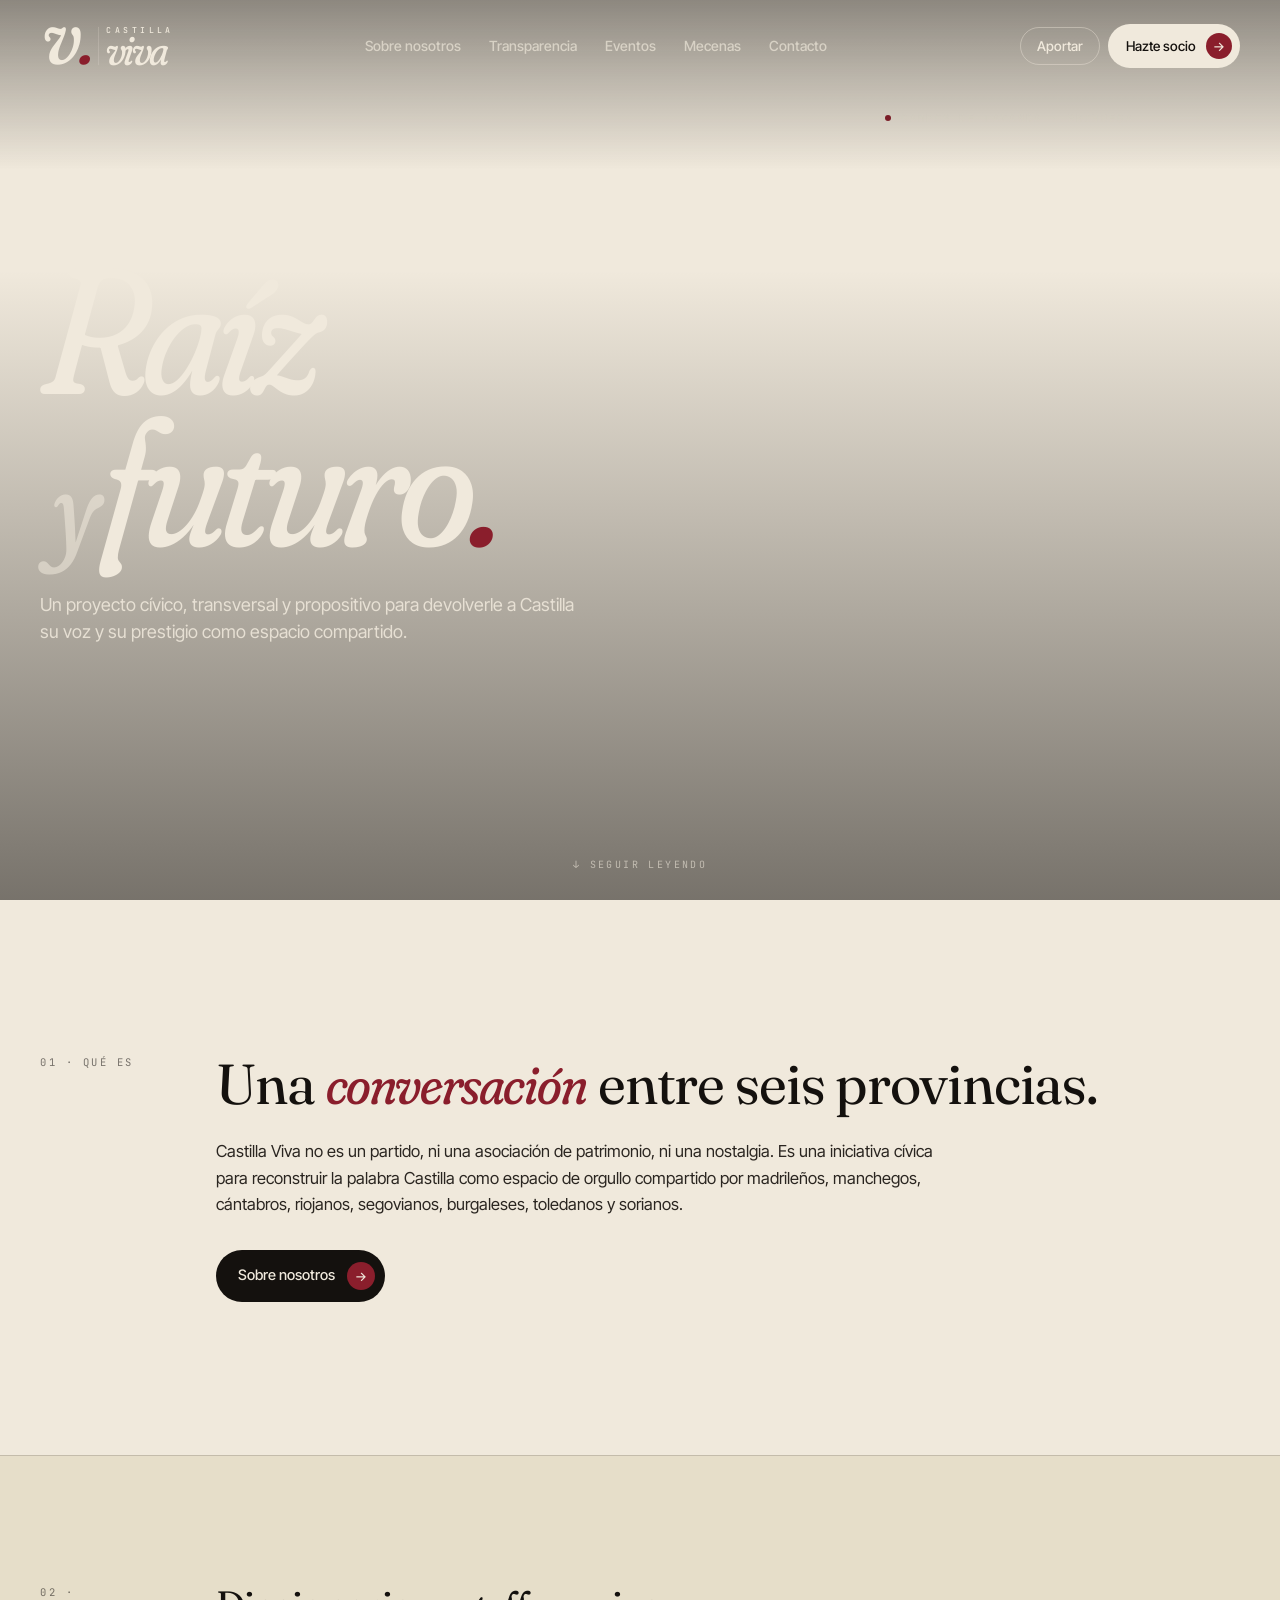
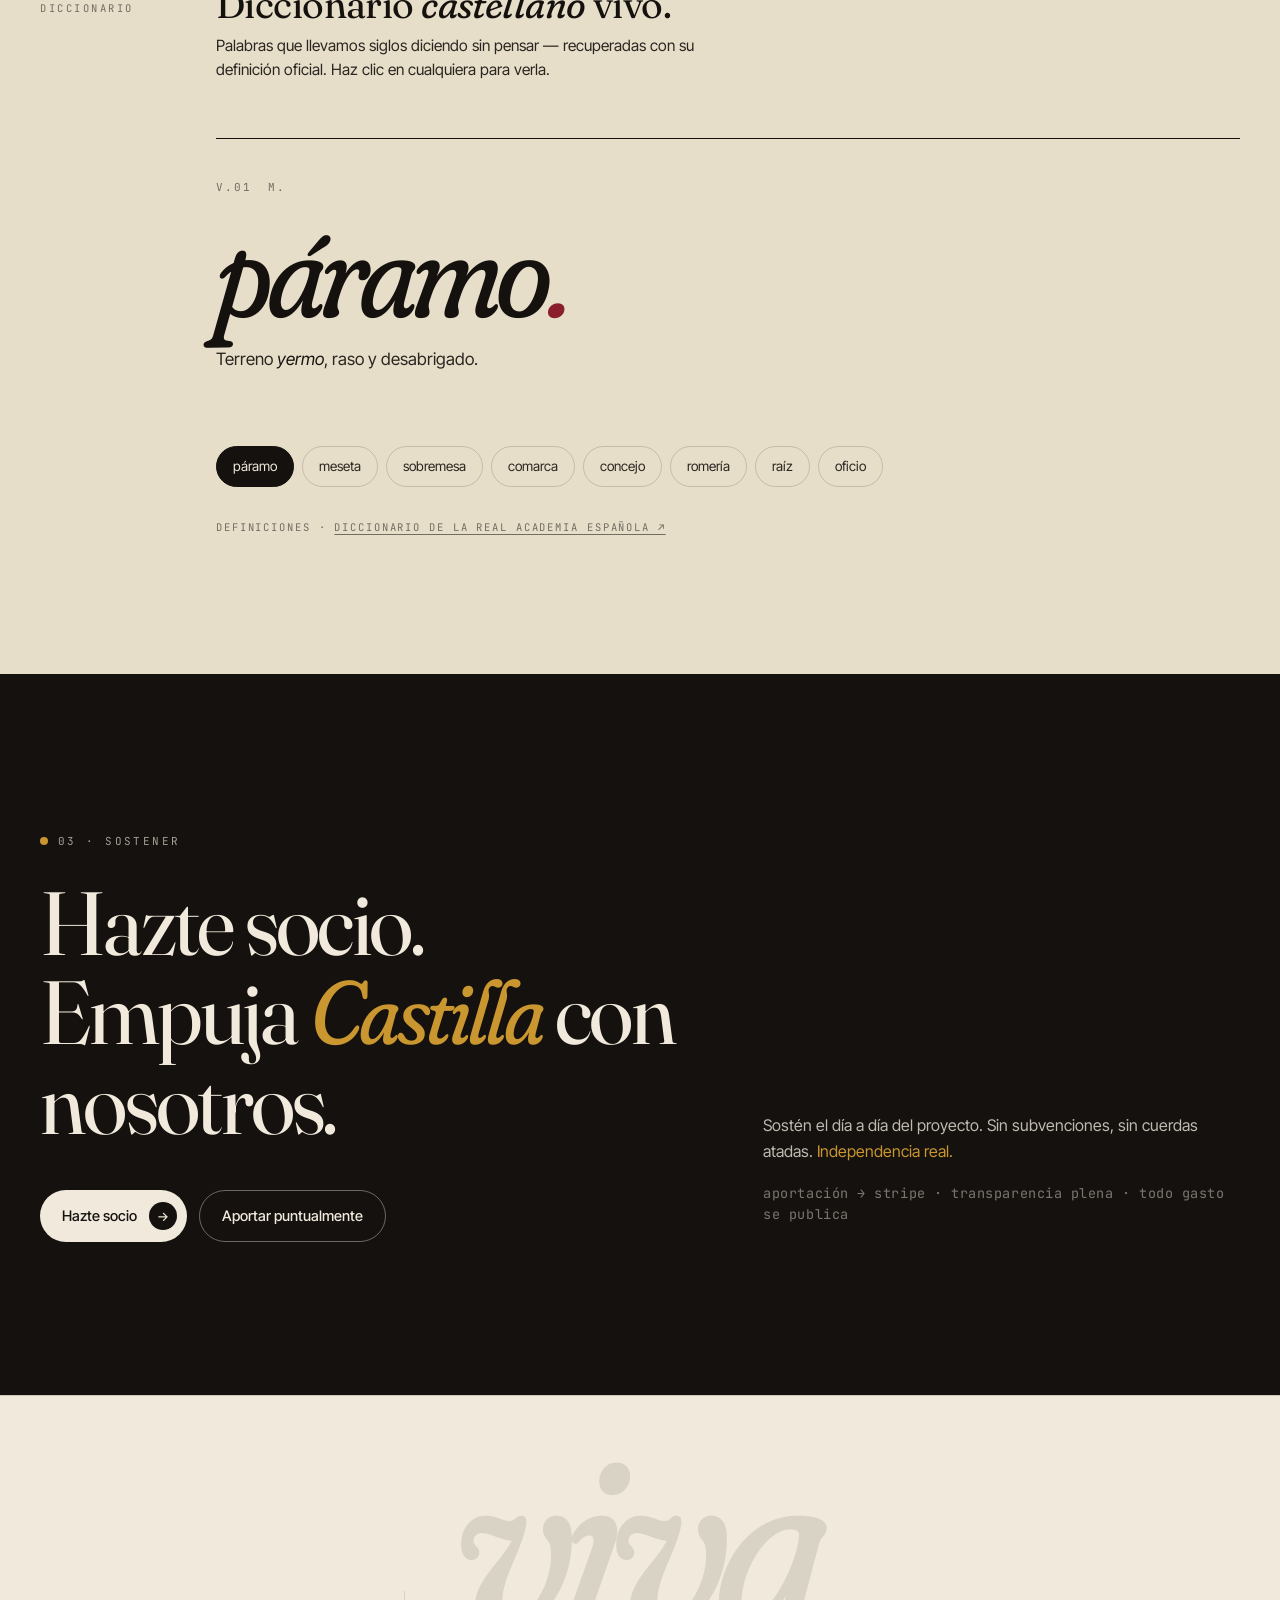
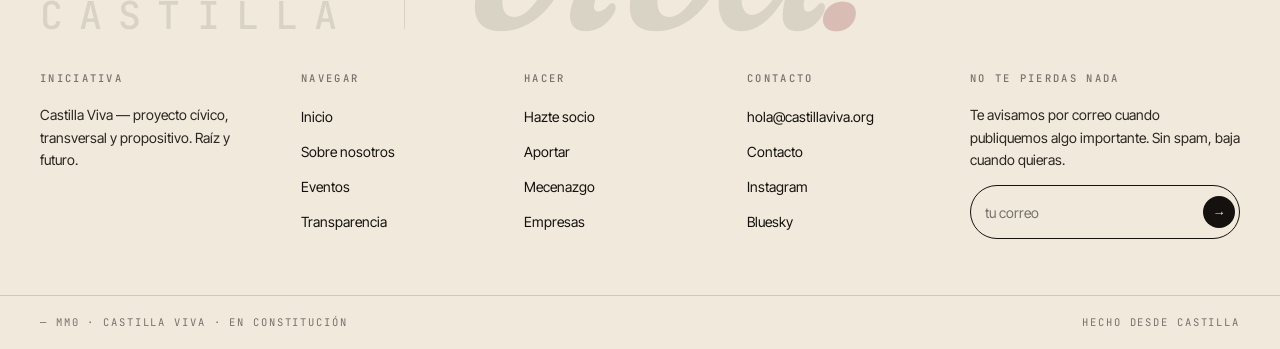
<file: index.html>
<!doctype html>
<html lang="es">
<head>
  <meta charset="utf-8">
  <title>Castilla Viva — Raíz y futuro.</title>
  <meta name="viewport" content="width=device-width, initial-scale=1">
  <meta name="description" content="Castilla Viva — proyecto cívico, transversal y propositivo. Raíz y futuro.">
  <link rel="canonical" href="https://castillaviva.org/">
  <link rel="icon" type="image/svg+xml" href="assets/favicon.svg">
  <!-- Open Graph -->
  <meta property="og:type" content="website">
  <meta property="og:site_name" content="Castilla Viva">
  <meta property="og:title" content="Castilla Viva — Raíz y futuro.">
  <meta property="og:description" content="Un proyecto cívico, transversal y propositivo para devolverle a Castilla su voz y su prestigio como espacio compartido.">
  <meta property="og:url" content="https://castillaviva.org/">
  <meta property="og:image" content="https://castillaviva.org/assets/og-image.svg">
  <meta property="og:image:width" content="1200">
  <meta property="og:image:height" content="630">
  <meta property="og:locale" content="es_ES">
  <!-- Twitter Card -->
  <meta name="twitter:card" content="summary_large_image">
  <meta name="twitter:title" content="Castilla Viva — Raíz y futuro.">
  <meta name="twitter:description" content="Un proyecto cívico, transversal y propositivo para devolverle a Castilla su voz y su prestigio como espacio compartido.">
  <meta name="twitter:image" content="https://castillaviva.org/assets/og-image.svg">
  <link rel="stylesheet" href="colors_and_type.css">
  <link rel="stylesheet" href="_shared/site.css">
  <script src="_shared/header.js" defer></script>
  <script src="_shared/footer.js" defer></script>

  <style>
    /* ─────────────────────────────────────────────────────
       HERO — vídeos rotativos + lema "Raíz y futuro"
       ──────────────────────────────────────────────────── */
    .hero {
      position: relative;
      height: 100vh;
      min-height: 720px;
      overflow: hidden;
      color: var(--cv-paper);
      border-top: 0;
      padding: 0;
    }
    .hero .scene {
      position: absolute;
      inset: 0;
      width: 100%;
      height: 100%;
      object-fit: cover;
      opacity: 0;
      transform: scale(1);
      transition: opacity 1.8s ease, transform 6s ease;
    }
    .hero .scene.active {
      opacity: 1;
      transform: scale(1.05);
    }
    .hero .overlay {
      position: absolute; inset: 0;
      background: linear-gradient(180deg, rgba(20,17,14,0) 30%, rgba(20,17,14,.55) 100%);
    }

    /* Etiqueta de escena (arriba derecha) */
    .scene-label {
      position: absolute;
      top: 110px; right: 40px;
      font-family: var(--cv-mono);
      font-size: 10.5px;
      letter-spacing: .22em;
      text-transform: uppercase;
      color: rgba(240,233,220,.7);
      display: flex;
      align-items: center;
      gap: 10px;
      z-index: 2;
    }
    .scene-label .dot {
      width: 6px; height: 6px;
      background: var(--cv-carmesi);
      border-radius: 50%;
      display: inline-block;
    }
    .scene-label .pips { display: inline-flex; gap: 4px; margin-left: 12px; }
    .scene-label .pip {
      width: 18px; height: 2px;
      background: rgba(240,233,220,.3);
      transition: background .3s;
    }
    .scene-label .pip.active { background: var(--cv-paper); }
    @media (max-width: 720px) { .scene-label { top: 76px; right: 24px; font-size: 9.5px; } }

    /* Bloque central — lema */
    .hero-center {
      position: absolute;
      inset: 0;
      display: flex;
      flex-direction: column;
      justify-content: center;
      padding: 0 40px;
      z-index: 2;
    }
    @media (max-width: 720px) { .hero-center { padding: 0 24px; } }

    .hero-eyebrow {
      font-family: var(--cv-mono);
      font-size: 11.5px;
      letter-spacing: .24em;
      text-transform: uppercase;
      color: rgba(240,233,220,.7);
      margin-bottom: 24px;
      display: flex;
      align-items: center;
      gap: 12px;
    }
    .hero-eyebrow .ln {
      width: 32px; height: 1px;
      background: rgba(240,233,220,.5);
      display: inline-block;
    }

    .hero-lema {
      font-family: var(--cv-serif);
      font-weight: 400;
      font-style: italic;
      font-variation-settings: "SOFT" 100, "opsz" 144;
      font-size: clamp(80px, 14vw, 220px);
      line-height: .85;
      letter-spacing: -0.05em;
      color: var(--cv-paper);
      margin: 0;
      max-width: 1100px;
    }
    .hero-lema .y {
      font-style: italic;
      font-variation-settings: "SOFT" 100, "opsz" 144;
      color: var(--cv-paper);
      opacity: .55;
      font-size: .65em;
      padding: 0 .1em;
    }
    .hero-lema .dot { color: var(--cv-carmesi); }

    .hero-deck {
      font-family: var(--cv-sans);
      font-size: clamp(16px, 1.4vw, 19px);
      line-height: 1.55;
      color: rgba(240,233,220,.86);
      max-width: 540px;
      margin: 32px 0 0;
      text-wrap: pretty;
    }

    /* Indicador de scroll abajo */
    .scroll-cue {
      position: absolute;
      bottom: 28px; left: 50%;
      transform: translateX(-50%);
      font-family: var(--cv-mono);
      font-size: 10px;
      letter-spacing: .24em;
      text-transform: uppercase;
      color: rgba(240,233,220,.6);
      z-index: 2;
      pointer-events: none;
      animation: cuePulse 2400ms ease-in-out infinite 1.6s;
    }
    @keyframes cuePulse {
      0%, 100% { opacity: .35; transform: translate(-50%, 0); }
      50%      { opacity: 1;   transform: translate(-50%, 4px); }
    }

    /* ─────────────────────────────────────────────────────
       Sección "qué es Castilla Viva" — un solo párrafo + CTA
       ──────────────────────────────────────────────────── */
    .que-es {
      padding: clamp(96px, 12vw, 160px) 40px;
      border-top: 0;
    }
    .que-es-grid {
      max-width: 1200px;
      margin: 0 auto;
      display: grid;
      grid-template-columns: 120px 1fr;
      gap: 56px;
    }
    @media (max-width: 880px) { .que-es-grid { grid-template-columns: 1fr; gap: 32px; } }
    .que-es .num {
      font-family: var(--cv-mono);
      font-size: 10.5px;
      letter-spacing: .24em;
      text-transform: uppercase;
      color: var(--cv-mute);
    }
    .que-es h2 {
      font-family: var(--cv-serif);
      font-weight: 400;
      font-size: clamp(36px, 4.4vw, 60px);
      line-height: 1.08;
      letter-spacing: -0.02em;
      margin: 0 0 24px;
      text-wrap: balance;
      max-width: 900px;
    }
    .que-es h2 em {
      font-style: italic;
      font-variation-settings: "SOFT" 100, "opsz" 144;
      color: var(--cv-carmesi);
    }
    .que-es p {
      font-family: var(--cv-sans);
      font-size: clamp(16.5px, 1.2vw, 19px);
      line-height: 1.6;
      color: var(--cv-ink-2);
      margin: 0 0 32px;
      max-width: 720px;
      text-wrap: pretty;
    }
    .que-es .btn {
      display: inline-flex;
      align-items: center;
      gap: 12px;
      font-family: var(--cv-sans);
      font-weight: 500;
      font-size: 14.5px;
      background: var(--cv-ink);
      color: var(--cv-paper);
      padding: 12px 10px 12px 22px;
      border-radius: 999px;
      text-decoration: none;
      transition: background .25s ease;
    }
    .que-es .btn:hover { background: var(--cv-ink-2); }
    .que-es .btn .bubble {
      width: 28px; height: 28px;
      background: var(--cv-carmesi);
      color: var(--cv-paper);
      border-radius: 50%;
      display: inline-flex; align-items: center; justify-content: center;
      font-size: 13px;
    }

    /* ─────────────────────────────────────────────────────
       Diccionario castellano vivo — palabras + def. RAE
       ──────────────────────────────────────────────────── */
    .dicc {
      background: var(--cv-paper-2);
      border-top: 1px solid var(--cv-rule);
      padding: clamp(80px, 10vw, 140px) 40px;
    }
    .dicc-grid {
      max-width: 1200px;
      margin: 0 auto;
      display: grid;
      grid-template-columns: 120px 1fr;
      gap: 56px;
    }
    @media (max-width: 880px) { .dicc-grid { grid-template-columns: 1fr; gap: 24px; } }
    .dicc .num {
      font-family: var(--cv-mono);
      font-size: 10.5px;
      letter-spacing: .24em;
      text-transform: uppercase;
      color: var(--cv-mute);
    }
    .dicc h2 {
      font-family: var(--cv-serif);
      font-weight: 400;
      font-size: clamp(28px, 3vw, 38px);
      line-height: 1.1;
      letter-spacing: -0.015em;
      margin: 0 0 8px;
      color: var(--cv-ink);
    }
    .dicc .lead {
      font-family: var(--cv-sans);
      font-size: 15.5px;
      line-height: 1.55;
      color: var(--cv-ink-2);
      max-width: 540px;
      margin: 0 0 56px;
    }

    .dicc-card {
      padding: 40px 0 0;
      border-top: 1px solid var(--cv-ink);
      min-height: 280px;
      display: flex;
      flex-direction: column;
      gap: 18px;
    }
    .dicc-card .meta {
      display: flex;
      align-items: baseline;
      gap: 16px;
      font-family: var(--cv-mono);
      font-size: 11px;
      letter-spacing: .18em;
      text-transform: uppercase;
      color: var(--cv-mute);
    }
    .dicc-word {
      font-family: var(--cv-serif);
      font-weight: 400;
      font-style: italic;
      font-variation-settings: "SOFT" 100, "opsz" 144;
      font-size: clamp(72px, 10vw, 156px);
      line-height: .9;
      letter-spacing: -0.045em;
      color: var(--cv-ink);
      animation: dicFadeIn .55s ease;
    }
    .dicc-word .dot { color: var(--cv-carmesi); }
    .dicc-def {
      font-family: var(--cv-sans);
      font-size: clamp(17px, 1.3vw, 21px);
      line-height: 1.5;
      color: var(--cv-ink-2);
      max-width: 720px;
      margin: 0;
      animation: dicFadeIn .55s ease;
    }
    .dicc-def em {
      font-style: italic;
      font-variation-settings: "SOFT" 100, "opsz" 144;
      color: var(--cv-ink);
    }
    @keyframes dicFadeIn {
      from { opacity: 0; transform: translateY(8px); }
      to   { opacity: 1; transform: translateY(0); }
    }

    /* Lista de palabras seleccionables */
    .dicc-pick {
      display: flex;
      flex-wrap: wrap;
      gap: 8px;
      margin-top: 28px;
    }
    .dicc-pick button {
      background: transparent;
      border: 1px solid var(--cv-rule);
      padding: 9px 16px;
      border-radius: 999px;
      font-family: var(--cv-sans);
      font-size: 13.5px;
      color: var(--cv-ink-2);
      cursor: pointer;
      transition: border-color .2s ease, color .2s ease, background .2s ease;
    }
    .dicc-pick button:hover {
      border-color: var(--cv-ink);
      color: var(--cv-ink);
    }
    .dicc-pick button[aria-pressed="true"] {
      background: var(--cv-ink);
      border-color: var(--cv-ink);
      color: var(--cv-paper);
    }
    .dicc-source {
      margin-top: 32px;
      font-family: var(--cv-mono);
      font-size: 10.5px;
      letter-spacing: .18em;
      text-transform: uppercase;
      color: var(--cv-mute);
    }
    .dicc-source a { color: var(--cv-mute); text-decoration: underline; text-underline-offset: 3px; }
    .dicc-source a:hover { color: var(--cv-ink); }

    /* ─────────────────────────────────────────────────────
       Bloque hazte socio — oro sobre tinta (original)
       ──────────────────────────────────────────────────── */
    .socio {
      background: var(--cv-ink);
      color: var(--cv-paper);
      padding: clamp(96px, 12vw, 160px) 40px;
    }
    .socio-grid {
      max-width: 1200px;
      margin: 0 auto;
      display: grid;
      grid-template-columns: 1.4fr 1fr;
      gap: 56px;
      align-items: end;
    }
    @media (max-width: 880px) { .socio-grid { grid-template-columns: 1fr; gap: 32px; } }

    .socio .eyebrow {
      display: inline-flex;
      align-items: center;
      gap: 10px;
      font-family: var(--cv-mono);
      font-size: 11px;
      letter-spacing: .22em;
      text-transform: uppercase;
      color: rgba(240, 233, 220, .66);
      margin-bottom: 28px;
    }
    .socio .eyebrow .dot {
      width: 8px; height: 8px;
      background: var(--cv-oro);
      border-radius: 50%;
    }
    .socio h2 {
      font-family: var(--cv-serif);
      font-weight: 400;
      font-size: clamp(48px, 7vw, 92px);
      line-height: 1.0;
      letter-spacing: -0.03em;
      margin: 0;
      padding-bottom: .08em;
      text-wrap: balance;
    }
    .socio h2 em {
      font-style: italic;
      font-variation-settings: "SOFT" 100, "opsz" 144;
      color: var(--cv-oro);
    }
    .socio .ctas {
      display: flex;
      gap: 12px;
      margin-top: 36px;
      flex-wrap: wrap;
    }
    .socio .btn-primary,
    .socio .btn-secondary {
      display: inline-flex;
      align-items: center;
      gap: 12px;
      font-family: var(--cv-sans);
      font-weight: 500;
      font-size: 14.5px;
      padding: 12px 22px;
      border-radius: 999px;
      cursor: pointer;
      text-decoration: none;
      transition: background .25s, color .25s, border-color .25s;
    }
    .socio .btn-primary {
      background: var(--cv-paper);
      color: var(--cv-ink);
      padding: 12px 10px 12px 22px;
      border: 0;
    }
    .socio .btn-primary:hover { background: var(--cv-oro); }
    .socio .btn-primary .bubble {
      width: 28px; height: 28px;
      background: var(--cv-ink);
      color: var(--cv-paper);
      border-radius: 50%;
      display: inline-flex; align-items: center; justify-content: center;
      font-size: 13px;
    }
    .socio .btn-secondary {
      background: transparent;
      color: var(--cv-paper);
      border: 1px solid rgba(240, 233, 220, .4);
    }
    .socio .btn-secondary:hover { border-color: var(--cv-paper); }

    .socio-aside {
      padding-bottom: 16px;
      display: flex;
      flex-direction: column;
      gap: 18px;
    }
    .socio-aside p {
      margin: 0;
      font-family: var(--cv-sans);
      font-size: 16px;
      line-height: 1.6;
      color: rgba(240, 233, 220, .78);
    }
    .socio-aside .oro { color: var(--cv-oro); }
  </style>
</head>
<body>

<cv-header data-transparent-start></cv-header>

<main>

  <!-- ─────────────────────────────────────────────────────
       HERO — vídeo + lema
       ──────────────────────────────────────────────────── -->
  <section class="hero" id="inicio" data-screen-label="01 Inicio">

    <!-- Capas de vídeo/escena — solo la primera precarga; el resto se carga bajo demanda -->
    <video class="scene active" data-scene="0" src="video/lavanda-brihuega.mp4" autoplay muted loop playsinline preload="auto"></video>
    <video class="scene" data-scene="1" src="video/estepa-manchega.mp4" muted loop playsinline preload="none"></video>
    <video class="scene" data-scene="2" src="video/marcantabrico.mp4" muted loop playsinline preload="none"></video>
    <video class="scene" data-scene="3" src="video/vistaaereamadrid.mp4" style="object-position: 50% 56%;" muted loop playsinline preload="none"></video>

    <div class="overlay"></div>

    <!-- Etiqueta arriba derecha -->
    <div class="scene-label" id="scene-label">
      <span class="dot"></span>
      <span class="text">Campos de lavanda · Brihuega</span>
      <span class="pips">
        <span class="pip active"></span>
        <span class="pip"></span>
        <span class="pip"></span>
        <span class="pip"></span>
      </span>
    </div>

    <!-- Lema centrado -->
    <div class="hero-center">
      <h1 class="hero-lema">
        Raíz<br>
        <span class="y">y</span>futuro<span class="dot">.</span>
      </h1>
      <p class="hero-deck">
        Un proyecto cívico, transversal y propositivo para devolverle a Castilla
        su voz y su prestigio como espacio compartido.
      </p>
    </div>

    <span class="scroll-cue">↓ seguir leyendo</span>
  </section>


  <!-- ─────────────────────────────────────────────────────
       QUÉ ES — resumen muy breve
       ──────────────────────────────────────────────────── -->
  <section class="que-es" id="que-es">
    <div class="que-es-grid">
      <span class="num">01 · qué es</span>
      <div>
        <h2>Una <em>conversación</em> entre seis provincias.</h2>
        <p>
          Castilla Viva no es un partido, ni una asociación de patrimonio, ni una
          nostalgia. Es una iniciativa cívica para reconstruir la palabra Castilla
          como espacio de orgullo compartido por madrileños, manchegos, cántabros,
          riojanos, segovianos, burgaleses, toledanos y sorianos.
        </p>
        <a class="btn" href="/sobre-nosotros">
          Sobre nosotros
          <span class="bubble">→</span>
        </a>
      </div>
    </div>
  </section>


  <!-- ─────────────────────────────────────────────────────
       DICCIONARIO — palabras + def. RAE
       ──────────────────────────────────────────────────── -->
  <section class="dicc" id="diccionario">
    <div class="dicc-grid">
      <span class="num">02 · diccionario</span>
      <div>
        <h2>Diccionario <em style="font-style: italic; font-variation-settings: 'SOFT' 100;">castellano</em> vivo.</h2>
        <p class="lead">
          Palabras que llevamos siglos diciendo sin pensar — recuperadas con
          su definición oficial. Haz clic en cualquiera para verla.
        </p>

        <div class="dicc-card">
          <div class="meta">
            <span id="dicc-num">v.01</span>
            <span id="dicc-type"></span>
          </div>
          <div class="dicc-word" id="dicc-word">páramo<span class="dot">.</span></div>
          <p class="dicc-def" id="dicc-def">Terreno <em>yermo</em>, raso y desabrigado.</p>
        </div>

        <div class="dicc-pick" id="dicc-pick" role="tablist" aria-label="Palabras del diccionario"></div>

        <p class="dicc-source">
          Definiciones · <a href="https://dle.rae.es/" target="_blank" rel="noopener">Diccionario de la Real Academia Española ↗</a>
        </p>
      </div>
    </div>
  </section>


  <!-- ─────────────────────────────────────────────────────
       HAZTE SOCIO — oro sobre tinta
       ──────────────────────────────────────────────────── -->
  <section class="socio" id="socio">
    <div class="socio-grid">
      <div>
        <span class="eyebrow"><span class="dot"></span>03 · sostener</span>
        <h2>
          Hazte socio.<br>
          Empuja <em>Castilla</em> con nosotros.
        </h2>
        <div class="ctas">
          <a class="btn-primary" href="/hazte-socio">
            Hazte socio
            <span class="bubble">→</span>
          </a>
          <a class="btn-secondary" href="https://buy.stripe.com/REEMPLAZAR_CON_PAYMENT_LINK" target="_blank" rel="noopener">
            Aportar puntualmente
          </a>
        </div>
      </div>
      <div class="socio-aside">
        <p>
          Sostén el día a día del proyecto. Sin subvenciones, sin cuerdas atadas.
          <span class="oro">Independencia real.</span>
        </p>
        <p style="font-size: 13.5px; opacity: .6; font-family: var(--cv-mono); letter-spacing: .04em;">
          aportación → stripe · transparencia plena · todo gasto se publica
        </p>
      </div>
    </div>
  </section>

</main>

<cv-footer></cv-footer>


<!-- ─────────────────────────────────────────────────────
     Scripts de la home
     ──────────────────────────────────────────────────── -->
<script>
  // ── HERO · rotación de escenas ───────────────────────────
  (function () {
    const SCENES = [
      'Campos de lavanda · Brihuega',
      'Estepa manchega',
      'Mar cantábrico',
      'Madrid · cámara rápida',
    ];
    const scenes = document.querySelectorAll('.hero .scene');
    const pips = document.querySelectorAll('.scene-label .pip');
    const labelText = document.querySelector('#scene-label .text');
    let i = 0;
    // Precarga la siguiente escena mientras se ve la actual, en vez de
    // descargar los 4 vídeos a la vez al entrar en la web.
    scenes[(i + 1) % scenes.length].preload = 'auto';
    setInterval(() => {
      scenes[i].classList.remove('active');
      pips[i].classList.remove('active');
      i = (i + 1) % SCENES.length;
      scenes[i].classList.add('active');
      pips[i].classList.add('active');
      labelText.textContent = SCENES[i];
      scenes[i].play();
      scenes[(i + 1) % scenes.length].preload = 'auto';
    }, 4800);
  })();

  // ── DICCIONARIO · palabras + definiciones RAE ────────────
  // ⚠️ Edita libremente este array — formato: { word, def, type, attrib }
  //    def admite <em> para resaltar palabras dentro de la definición.
  //    type es la abreviatura RAE: m., f., tr., intr., adj., etc.
  const PALABRAS = [
    { word: 'páramo',     type: 'm.', def: 'Terreno <em>yermo</em>, raso y desabrigado.' },
    { word: 'meseta',     type: 'f.', def: 'Planicie extensa situada a determinada altura sobre el nivel del mar.' },
    { word: 'sobremesa',  type: 'f.', def: 'Tiempo que se está a la mesa después de haber comido.' },
    { word: 'comarca',    type: 'f.', def: 'División de territorio que comprende varias poblaciones.' },
    { word: 'concejo',    type: 'm.', def: 'Reunión de los individuos de un concejo o municipio. Ayuntamiento.' },
    { word: 'romería',    type: 'f.', def: 'Viaje o peregrinación, especialmente la que se hace por <em>devoción</em> a un santuario.' },
    { word: 'raíz',       type: 'f.', def: 'Parte de los vegetales que crece en dirección inversa a la del tallo y se encarga de absorber sustancias necesarias para su crecimiento.' },
    { word: 'oficio',     type: 'm.', def: 'Ocupación habitual. Cargo, ministerio. Profesión de algún arte mecánica.' },
  ];

  (function () {
    const pick = document.getElementById('dicc-pick');
    const wordEl = document.getElementById('dicc-word');
    const defEl = document.getElementById('dicc-def');
    const numEl = document.getElementById('dicc-num');
    const typeEl = document.getElementById('dicc-type');

    function render(idx) {
      const p = PALABRAS[idx];
      wordEl.innerHTML = `${p.word}<span class="dot">.</span>`;
      defEl.innerHTML = p.def;
      numEl.textContent = `v.${String(idx + 1).padStart(2, '0')}`;
      typeEl.textContent = p.type || '';
      // re-trigger animation
      wordEl.style.animation = 'none'; defEl.style.animation = 'none';
      // eslint-disable-next-line
      wordEl.offsetHeight; defEl.offsetHeight;
      wordEl.style.animation = ''; defEl.style.animation = '';

      pick.querySelectorAll('button').forEach((b, i) => {
        b.setAttribute('aria-pressed', String(i === idx));
      });
    }

    PALABRAS.forEach((p, i) => {
      const b = document.createElement('button');
      b.type = 'button';
      b.textContent = p.word;
      b.setAttribute('aria-pressed', String(i === 0));
      b.addEventListener('click', () => render(i));
      pick.appendChild(b);
    });

    render(0);
  })();
</script>

</body>
</html>
</file>
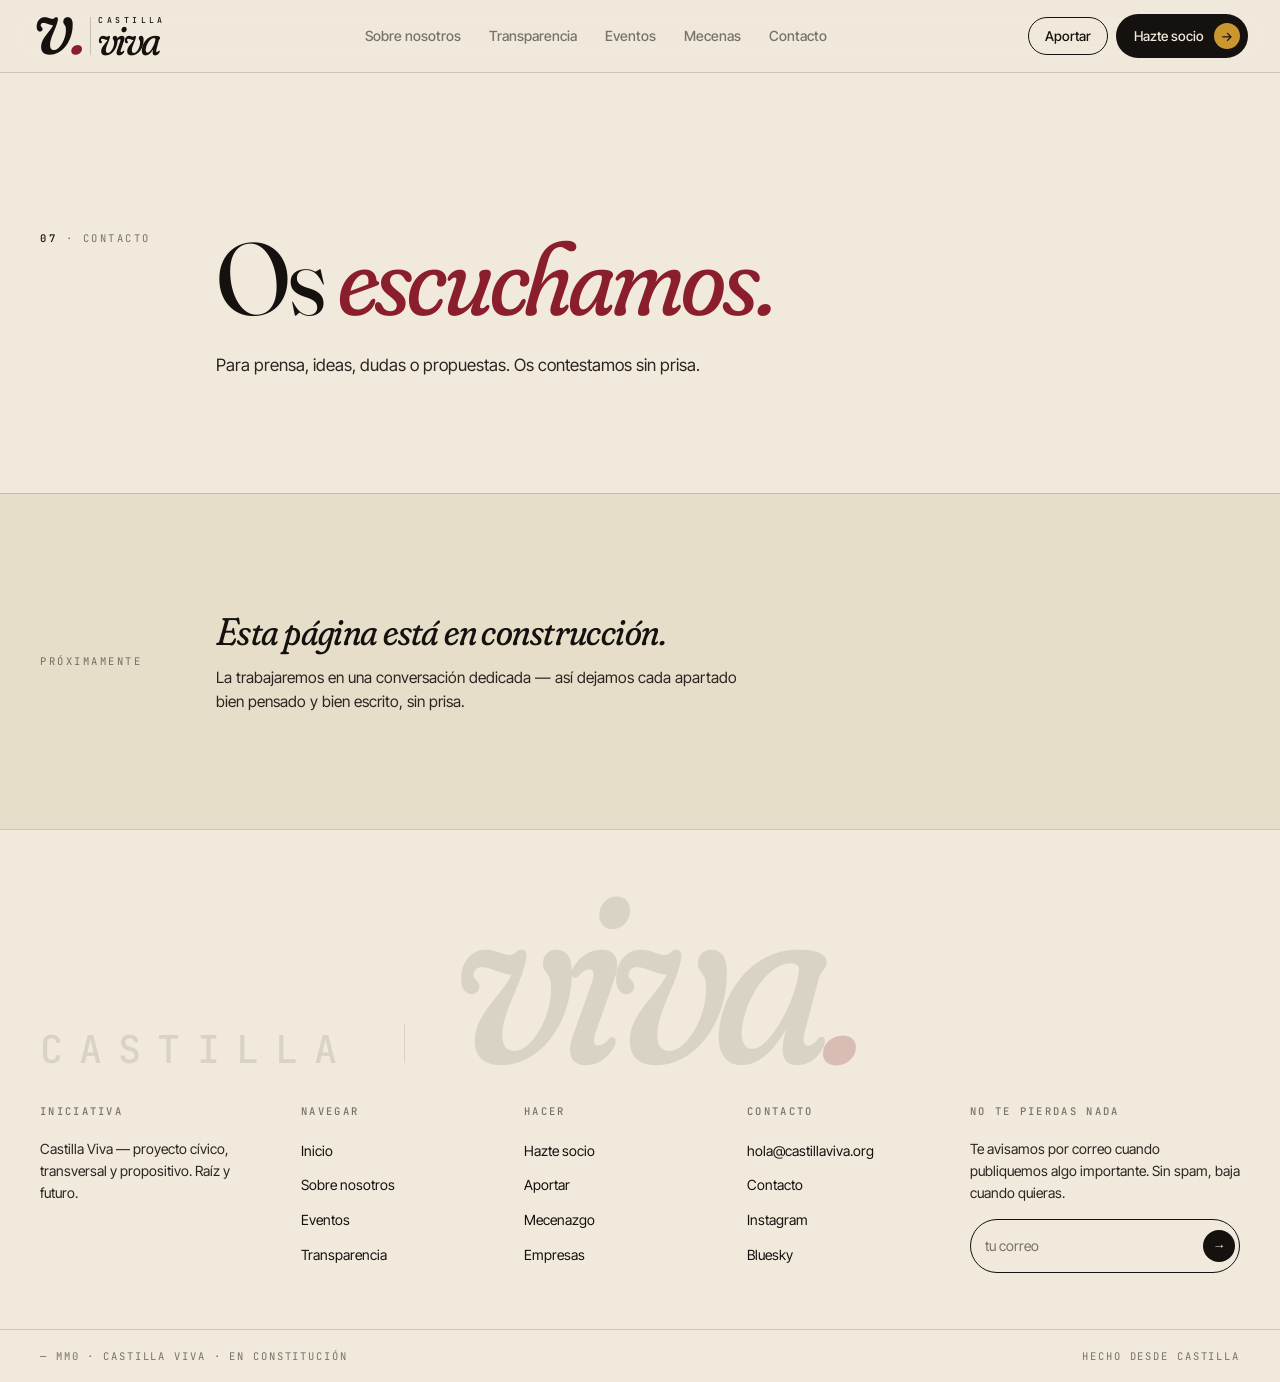
<file: contacto.html>
<!doctype html>
<html lang="es">
<head>
  <meta charset="utf-8">
  <title>Contacto — Castilla Viva</title>
  <meta name="viewport" content="width=device-width, initial-scale=1">
  <meta name="description" content="Escríbenos para prensa, ideas, dudas o propuestas. Contacta con Castilla Viva.">
  <link rel="canonical" href="https://castillaviva.org/contacto">
  <link rel="icon" type="image/svg+xml" href="assets/favicon.svg">
  <!-- Open Graph -->
  <meta property="og:type" content="website">
  <meta property="og:site_name" content="Castilla Viva">
  <meta property="og:title" content="Contacto — Castilla Viva">
  <meta property="og:description" content="Escríbenos para prensa, ideas, dudas o propuestas. Contacta con Castilla Viva.">
  <meta property="og:url" content="https://castillaviva.org/contacto">
  <meta property="og:image" content="https://castillaviva.org/assets/og-image.svg">
  <meta property="og:image:width" content="1200">
  <meta property="og:image:height" content="630">
  <meta property="og:locale" content="es_ES">
  <!-- Twitter Card -->
  <meta name="twitter:card" content="summary_large_image">
  <meta name="twitter:title" content="Contacto — Castilla Viva">
  <meta name="twitter:description" content="Escríbenos para prensa, ideas, dudas o propuestas. Contacta con Castilla Viva.">
  <meta name="twitter:image" content="https://castillaviva.org/assets/og-image.svg">
  <link rel="stylesheet" href="colors_and_type.css">
  <link rel="stylesheet" href="_shared/site.css">
  <script src="_shared/header.js" defer></script>
  <script src="_shared/footer.js" defer></script>
  <style>
    main { padding-top: 0; }
    .page-hero {
      padding: clamp(160px, 18vw, 240px) 40px clamp(72px, 9vw, 120px);
      background: var(--cv-paper);
      border-top: 0;
    }
    @media (max-width: 720px) { .page-hero { padding: 140px 24px 64px; } }
    .page-hero-inner {
      max-width: 1200px;
      margin: 0 auto;
      display: grid;
      grid-template-columns: 120px 1fr;
      gap: 56px;
    }
    @media (max-width: 880px) { .page-hero-inner { grid-template-columns: 1fr; gap: 24px; } }
    .page-hero .num {
      font-family: var(--cv-mono);
      font-size: 10.5px;
      letter-spacing: .24em;
      text-transform: uppercase;
      color: var(--cv-mute);
    }
    .page-hero .num strong { color: var(--cv-ink); font-weight: 500; }
    .page-hero h1 {
      font-family: var(--cv-serif);
      font-weight: 400;
      font-size: clamp(56px, 8vw, 120px);
      line-height: .95;
      letter-spacing: -0.03em;
      margin: 0 0 24px;
      text-wrap: balance;
      max-width: 1080px;
    }
    .page-hero h1 em {
      font-style: italic;
      font-variation-settings: "SOFT" 100, "opsz" 144;
      color: var(--cv-carmesi);
    }
    .page-hero .deck {
      font-family: var(--cv-sans);
      font-size: clamp(17px, 1.3vw, 21px);
      line-height: 1.55;
      color: var(--cv-ink-2);
      max-width: 660px;
      margin: 0;
      text-wrap: pretty;
    }
    .placeholder {
      padding: clamp(72px, 9vw, 120px) 40px;
      border-top: 1px solid var(--cv-rule);
      background: var(--cv-paper-2);
    }
    .placeholder-inner {
      max-width: 1200px;
      margin: 0 auto;
      display: grid;
      grid-template-columns: 120px 1fr;
      gap: 56px;
      align-items: center;
    }
    @media (max-width: 880px) { .placeholder-inner { grid-template-columns: 1fr; gap: 32px; } }
    .placeholder .label {
      font-family: var(--cv-mono);
      font-size: 10.5px;
      letter-spacing: .24em;
      text-transform: uppercase;
      color: var(--cv-mute);
    }
    .placeholder .msg {
      font-family: var(--cv-serif);
      font-style: italic;
      font-variation-settings: "SOFT" 100, "opsz" 144;
      font-size: clamp(28px, 3vw, 40px);
      line-height: 1.15;
      letter-spacing: -0.015em;
      color: var(--cv-ink);
      margin: 0 0 12px;
      max-width: 740px;
      text-wrap: balance;
    }
    .placeholder .note {
      font-family: var(--cv-sans);
      font-size: 15.5px;
      line-height: 1.55;
      color: var(--cv-ink-2);
      margin: 0;
      max-width: 540px;
    }
  </style>
</head>
<body>

<cv-header></cv-header>

<main>

  <section class="page-hero">
    <div class="page-hero-inner">
      <span class="num"><strong>07</strong> · contacto</span>
      <div>
        <h1>Os <em>escuchamos.</em></h1>
        <p class="deck">Para prensa, ideas, dudas o propuestas. Os contestamos sin prisa.</p>
      </div>
    </div>
  </section>

  <section class="placeholder">
    <div class="placeholder-inner">
      <span class="label">próximamente</span>
      <div>
        <p class="msg">Esta página está en construcción.</p>
        <p class="note">La trabajaremos en una conversación dedicada — así dejamos cada apartado bien pensado y bien escrito, sin prisa.</p>
      </div>
    </div>
  </section>

</main>

<cv-footer></cv-footer>

</body>
</html>
</file>
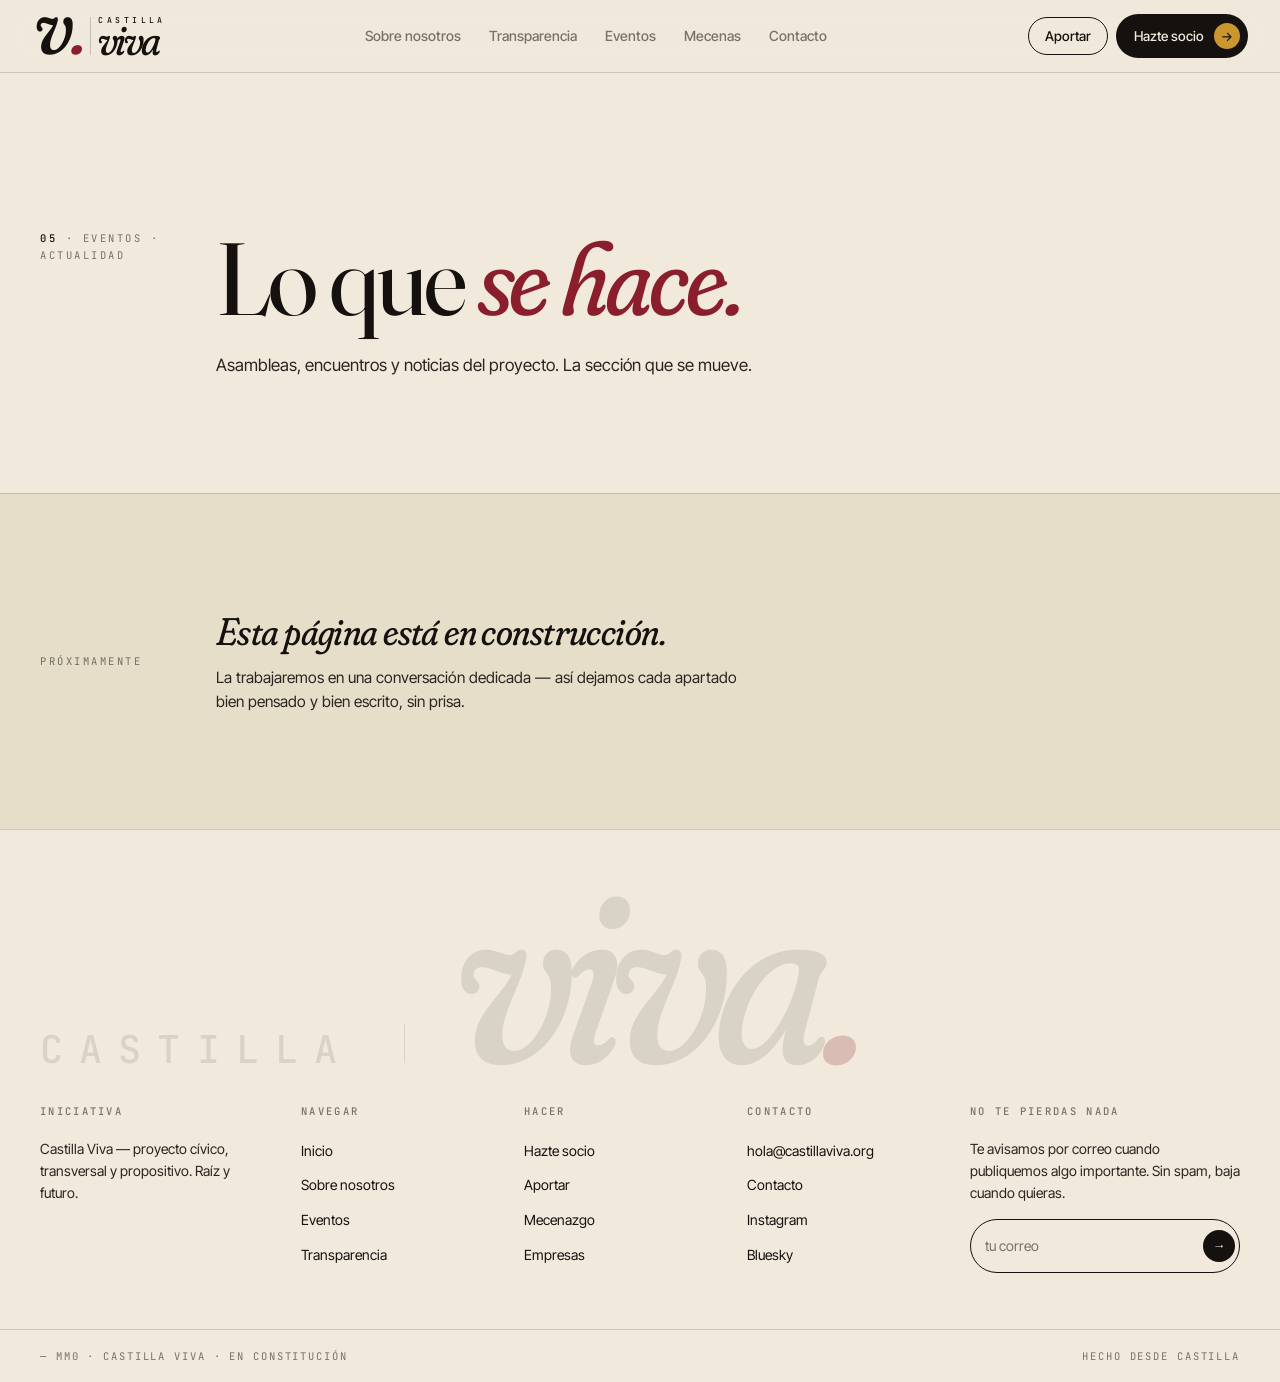
<file: eventos.html>
<!doctype html>
<html lang="es">
<head>
  <meta charset="utf-8">
  <title>Eventos — Castilla Viva</title>
  <meta name="viewport" content="width=device-width, initial-scale=1">
  <meta name="description" content="Asambleas, encuentros y noticias de Castilla Viva. La sección que se mueve.">
  <link rel="canonical" href="https://castillaviva.org/eventos">
  <link rel="icon" type="image/svg+xml" href="assets/favicon.svg">
  <!-- Open Graph -->
  <meta property="og:type" content="website">
  <meta property="og:site_name" content="Castilla Viva">
  <meta property="og:title" content="Eventos — Castilla Viva">
  <meta property="og:description" content="Asambleas, encuentros y noticias de Castilla Viva. La sección que se mueve.">
  <meta property="og:url" content="https://castillaviva.org/eventos">
  <meta property="og:image" content="https://castillaviva.org/assets/og-image.svg">
  <meta property="og:image:width" content="1200">
  <meta property="og:image:height" content="630">
  <meta property="og:locale" content="es_ES">
  <!-- Twitter Card -->
  <meta name="twitter:card" content="summary_large_image">
  <meta name="twitter:title" content="Eventos — Castilla Viva">
  <meta name="twitter:description" content="Asambleas, encuentros y noticias de Castilla Viva. La sección que se mueve.">
  <meta name="twitter:image" content="https://castillaviva.org/assets/og-image.svg">
  <link rel="stylesheet" href="colors_and_type.css">
  <link rel="stylesheet" href="_shared/site.css">
  <script src="_shared/header.js" defer></script>
  <script src="_shared/footer.js" defer></script>
  <style>
    main { padding-top: 0; }
    .page-hero {
      padding: clamp(160px, 18vw, 240px) 40px clamp(72px, 9vw, 120px);
      background: var(--cv-paper);
      border-top: 0;
    }
    @media (max-width: 720px) { .page-hero { padding: 140px 24px 64px; } }
    .page-hero-inner {
      max-width: 1200px;
      margin: 0 auto;
      display: grid;
      grid-template-columns: 120px 1fr;
      gap: 56px;
    }
    @media (max-width: 880px) { .page-hero-inner { grid-template-columns: 1fr; gap: 24px; } }
    .page-hero .num {
      font-family: var(--cv-mono);
      font-size: 10.5px;
      letter-spacing: .24em;
      text-transform: uppercase;
      color: var(--cv-mute);
    }
    .page-hero .num strong { color: var(--cv-ink); font-weight: 500; }
    .page-hero h1 {
      font-family: var(--cv-serif);
      font-weight: 400;
      font-size: clamp(56px, 8vw, 120px);
      line-height: .95;
      letter-spacing: -0.03em;
      margin: 0 0 24px;
      text-wrap: balance;
      max-width: 1080px;
    }
    .page-hero h1 em {
      font-style: italic;
      font-variation-settings: "SOFT" 100, "opsz" 144;
      color: var(--cv-carmesi);
    }
    .page-hero .deck {
      font-family: var(--cv-sans);
      font-size: clamp(17px, 1.3vw, 21px);
      line-height: 1.55;
      color: var(--cv-ink-2);
      max-width: 660px;
      margin: 0;
      text-wrap: pretty;
    }
    .placeholder {
      padding: clamp(72px, 9vw, 120px) 40px;
      border-top: 1px solid var(--cv-rule);
      background: var(--cv-paper-2);
    }
    .placeholder-inner {
      max-width: 1200px;
      margin: 0 auto;
      display: grid;
      grid-template-columns: 120px 1fr;
      gap: 56px;
      align-items: center;
    }
    @media (max-width: 880px) { .placeholder-inner { grid-template-columns: 1fr; gap: 32px; } }
    .placeholder .label {
      font-family: var(--cv-mono);
      font-size: 10.5px;
      letter-spacing: .24em;
      text-transform: uppercase;
      color: var(--cv-mute);
    }
    .placeholder .msg {
      font-family: var(--cv-serif);
      font-style: italic;
      font-variation-settings: "SOFT" 100, "opsz" 144;
      font-size: clamp(28px, 3vw, 40px);
      line-height: 1.15;
      letter-spacing: -0.015em;
      color: var(--cv-ink);
      margin: 0 0 12px;
      max-width: 740px;
      text-wrap: balance;
    }
    .placeholder .note {
      font-family: var(--cv-sans);
      font-size: 15.5px;
      line-height: 1.55;
      color: var(--cv-ink-2);
      margin: 0;
      max-width: 540px;
    }
  </style>
</head>
<body>

<cv-header></cv-header>

<main>

  <section class="page-hero">
    <div class="page-hero-inner">
      <span class="num"><strong>05</strong> · eventos · actualidad</span>
      <div>
        <h1>Lo que <em>se hace.</em></h1>
        <p class="deck">Asambleas, encuentros y noticias del proyecto. La sección que se mueve.</p>
      </div>
    </div>
  </section>

  <section class="placeholder">
    <div class="placeholder-inner">
      <span class="label">próximamente</span>
      <div>
        <p class="msg">Esta página está en construcción.</p>
        <p class="note">La trabajaremos en una conversación dedicada — así dejamos cada apartado bien pensado y bien escrito, sin prisa.</p>
      </div>
    </div>
  </section>

</main>

<cv-footer></cv-footer>

</body>
</html>
</file>
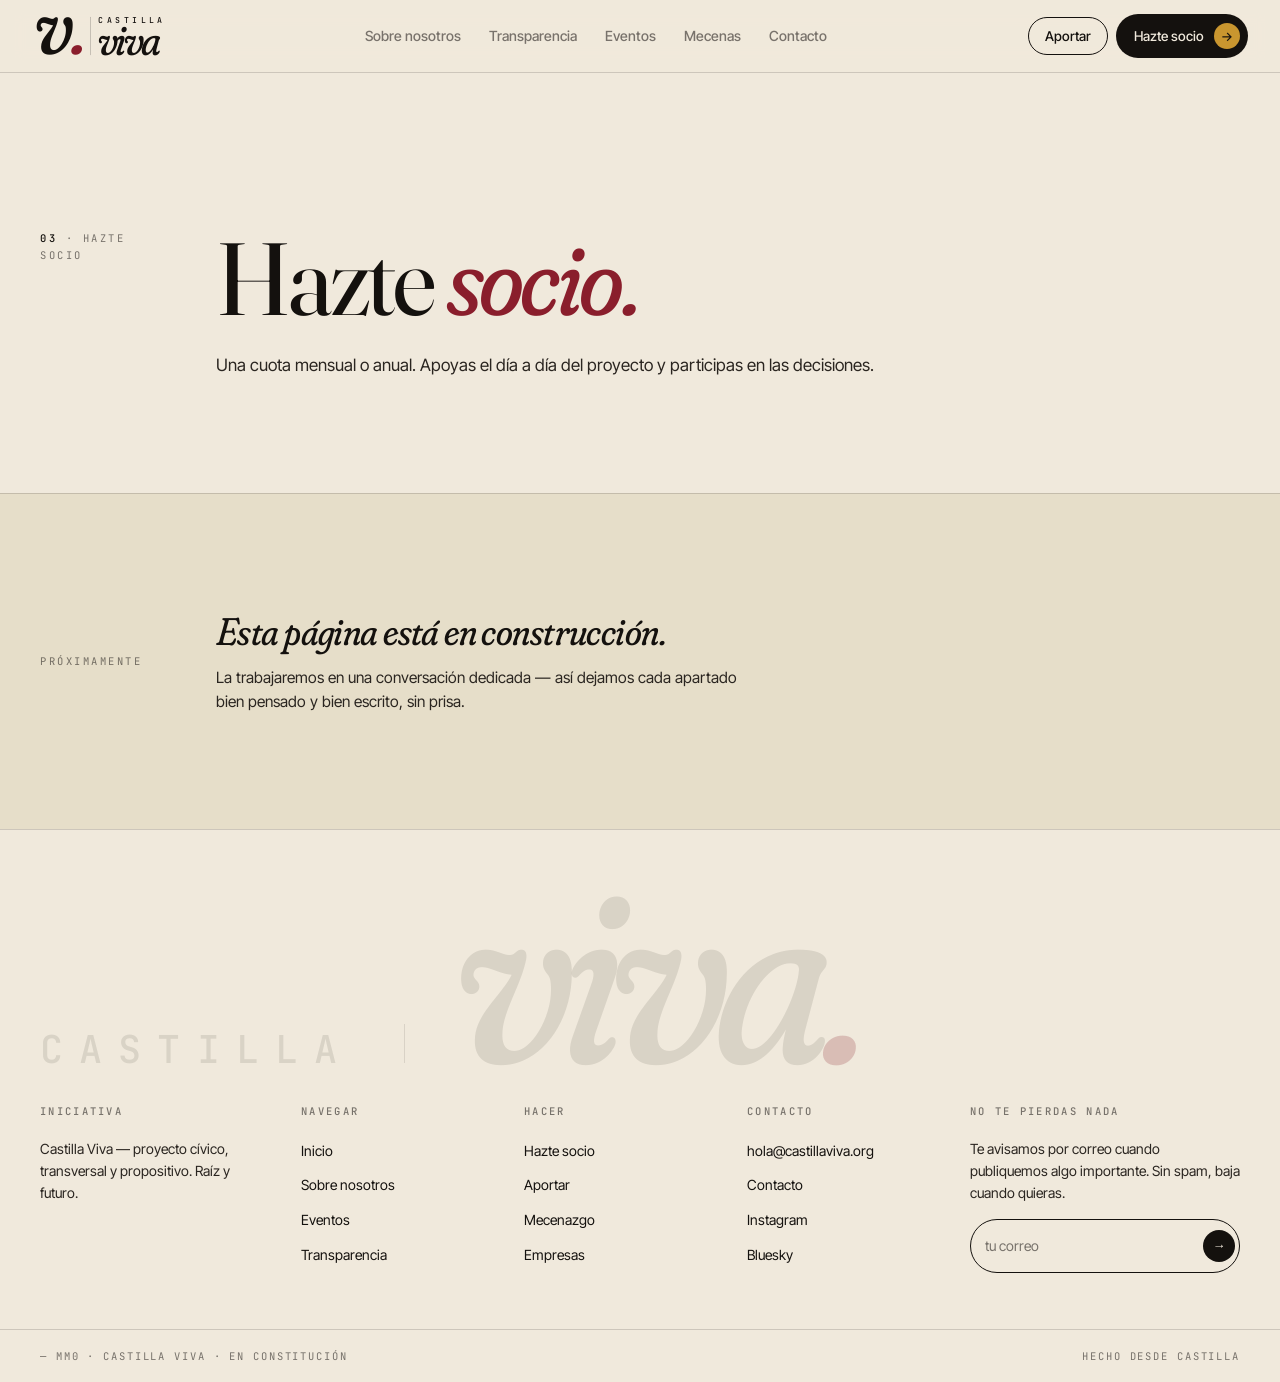
<file: hazte-socio.html>
<!doctype html>
<html lang="es">
<head>
  <meta charset="utf-8">
  <title>Hazte socio — Castilla Viva</title>
  <meta name="viewport" content="width=device-width, initial-scale=1">
  <meta name="description" content="Únete a Castilla Viva con una cuota mensual o anual. Apoya el proyecto y participa en las decisiones. Sin subvenciones, sin ataduras.">
  <link rel="canonical" href="https://castillaviva.org/hazte-socio">
  <link rel="icon" type="image/svg+xml" href="assets/favicon.svg">
  <!-- Open Graph -->
  <meta property="og:type" content="website">
  <meta property="og:site_name" content="Castilla Viva">
  <meta property="og:title" content="Hazte socio — Castilla Viva">
  <meta property="og:description" content="Únete a Castilla Viva con una cuota mensual o anual. Apoya el proyecto y participa en las decisiones.">
  <meta property="og:url" content="https://castillaviva.org/hazte-socio">
  <meta property="og:image" content="https://castillaviva.org/assets/og-image.svg">
  <meta property="og:image:width" content="1200">
  <meta property="og:image:height" content="630">
  <meta property="og:locale" content="es_ES">
  <!-- Twitter Card -->
  <meta name="twitter:card" content="summary_large_image">
  <meta name="twitter:title" content="Hazte socio — Castilla Viva">
  <meta name="twitter:description" content="Únete a Castilla Viva con una cuota mensual o anual. Apoya el proyecto y participa en las decisiones.">
  <meta name="twitter:image" content="https://castillaviva.org/assets/og-image.svg">
  <link rel="stylesheet" href="colors_and_type.css">
  <link rel="stylesheet" href="_shared/site.css">
  <script src="_shared/header.js" defer></script>
  <script src="_shared/footer.js" defer></script>
  <style>
    main { padding-top: 0; }
    .page-hero {
      padding: clamp(160px, 18vw, 240px) 40px clamp(72px, 9vw, 120px);
      background: var(--cv-paper);
      border-top: 0;
    }
    @media (max-width: 720px) { .page-hero { padding: 140px 24px 64px; } }
    .page-hero-inner {
      max-width: 1200px;
      margin: 0 auto;
      display: grid;
      grid-template-columns: 120px 1fr;
      gap: 56px;
    }
    @media (max-width: 880px) { .page-hero-inner { grid-template-columns: 1fr; gap: 24px; } }
    .page-hero .num {
      font-family: var(--cv-mono);
      font-size: 10.5px;
      letter-spacing: .24em;
      text-transform: uppercase;
      color: var(--cv-mute);
    }
    .page-hero .num strong { color: var(--cv-ink); font-weight: 500; }
    .page-hero h1 {
      font-family: var(--cv-serif);
      font-weight: 400;
      font-size: clamp(56px, 8vw, 120px);
      line-height: .95;
      letter-spacing: -0.03em;
      margin: 0 0 24px;
      text-wrap: balance;
      max-width: 1080px;
    }
    .page-hero h1 em {
      font-style: italic;
      font-variation-settings: "SOFT" 100, "opsz" 144;
      color: var(--cv-carmesi);
    }
    .page-hero .deck {
      font-family: var(--cv-sans);
      font-size: clamp(17px, 1.3vw, 21px);
      line-height: 1.55;
      color: var(--cv-ink-2);
      max-width: 660px;
      margin: 0;
      text-wrap: pretty;
    }
    .placeholder {
      padding: clamp(72px, 9vw, 120px) 40px;
      border-top: 1px solid var(--cv-rule);
      background: var(--cv-paper-2);
    }
    .placeholder-inner {
      max-width: 1200px;
      margin: 0 auto;
      display: grid;
      grid-template-columns: 120px 1fr;
      gap: 56px;
      align-items: center;
    }
    @media (max-width: 880px) { .placeholder-inner { grid-template-columns: 1fr; gap: 32px; } }
    .placeholder .label {
      font-family: var(--cv-mono);
      font-size: 10.5px;
      letter-spacing: .24em;
      text-transform: uppercase;
      color: var(--cv-mute);
    }
    .placeholder .msg {
      font-family: var(--cv-serif);
      font-style: italic;
      font-variation-settings: "SOFT" 100, "opsz" 144;
      font-size: clamp(28px, 3vw, 40px);
      line-height: 1.15;
      letter-spacing: -0.015em;
      color: var(--cv-ink);
      margin: 0 0 12px;
      max-width: 740px;
      text-wrap: balance;
    }
    .placeholder .note {
      font-family: var(--cv-sans);
      font-size: 15.5px;
      line-height: 1.55;
      color: var(--cv-ink-2);
      margin: 0;
      max-width: 540px;
    }
  </style>
</head>
<body>

<cv-header></cv-header>

<main>

  <section class="page-hero">
    <div class="page-hero-inner">
      <span class="num"><strong>03</strong> · hazte socio</span>
      <div>
        <h1>Hazte <em>socio.</em></h1>
        <p class="deck">Una cuota mensual o anual. Apoyas el día a día del proyecto y participas en las decisiones.</p>
      </div>
    </div>
  </section>

  <section class="placeholder">
    <div class="placeholder-inner">
      <span class="label">próximamente</span>
      <div>
        <p class="msg">Esta página está en construcción.</p>
        <p class="note">La trabajaremos en una conversación dedicada — así dejamos cada apartado bien pensado y bien escrito, sin prisa.</p>
      </div>
    </div>
  </section>

</main>

<cv-footer></cv-footer>

</body>
</html>
</file>
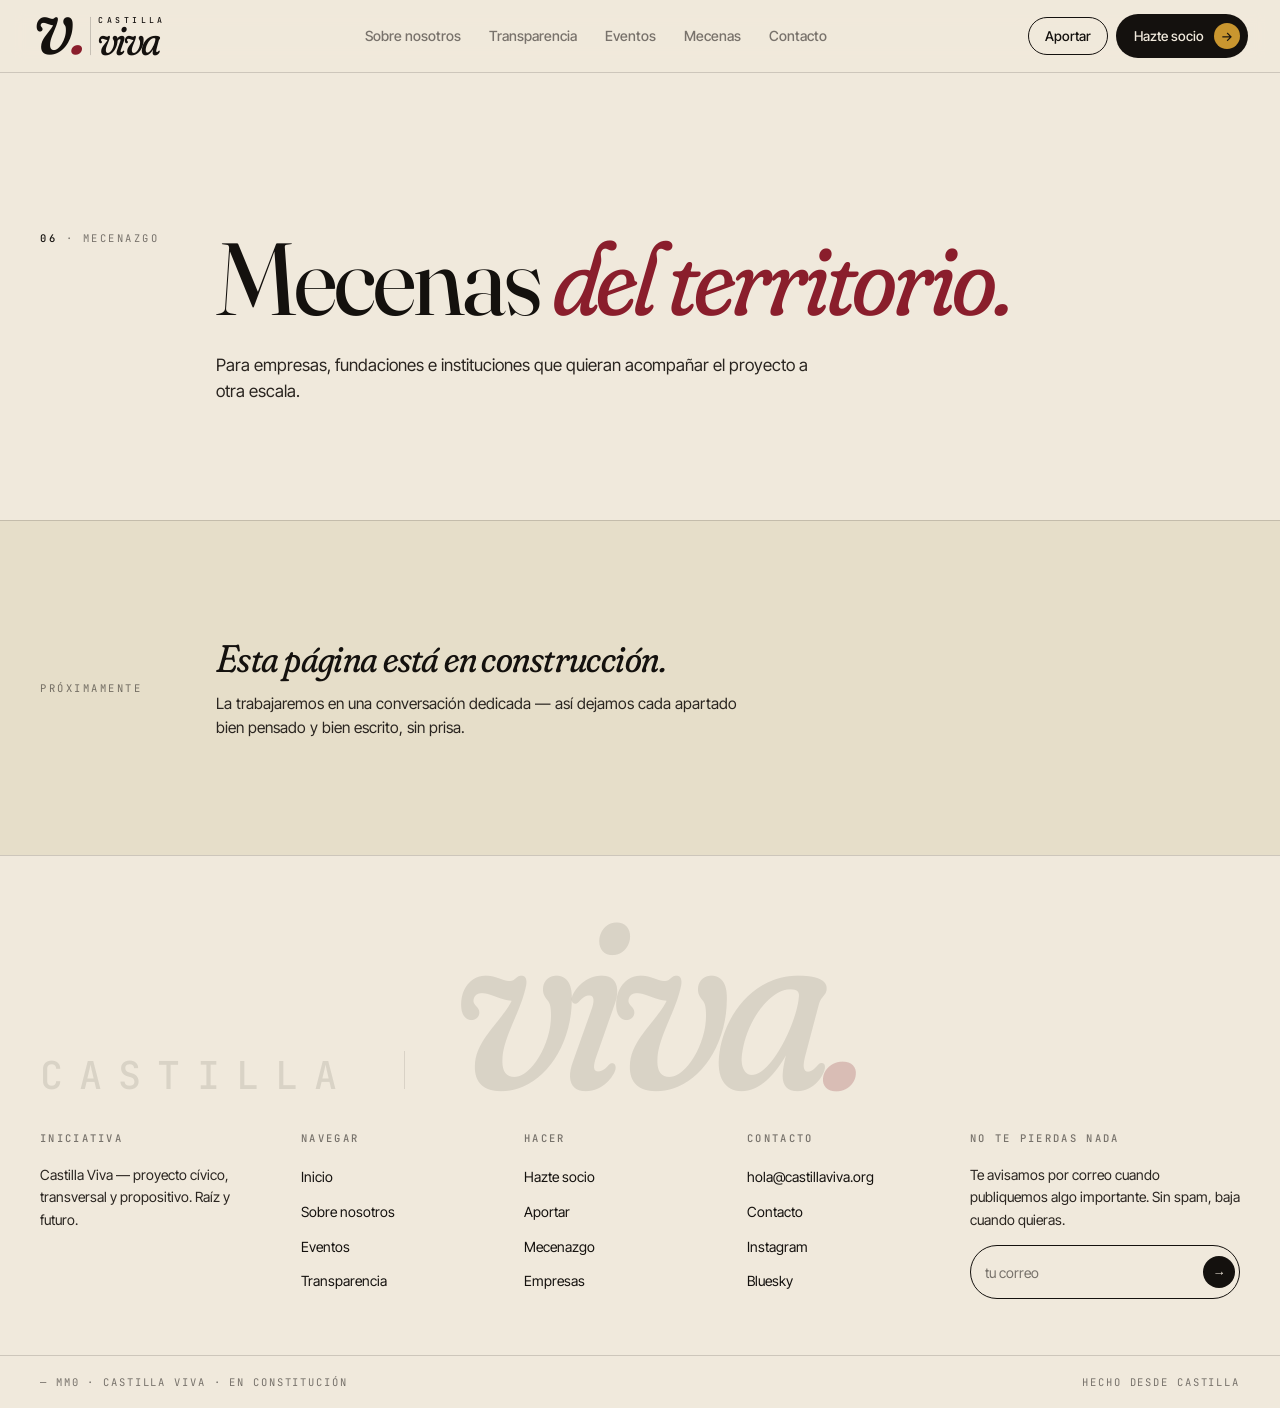
<file: mecenas.html>
<!doctype html>
<html lang="es">
<head>
  <meta charset="utf-8">
  <title>Mecenas — Castilla Viva</title>
  <meta name="viewport" content="width=device-width, initial-scale=1">
  <meta name="description" content="Mecenazgo para empresas, fundaciones e instituciones que quieran acompañar Castilla Viva a otra escala.">
  <link rel="canonical" href="https://castillaviva.org/mecenas">
  <link rel="icon" type="image/svg+xml" href="assets/favicon.svg">
  <!-- Open Graph -->
  <meta property="og:type" content="website">
  <meta property="og:site_name" content="Castilla Viva">
  <meta property="og:title" content="Mecenas — Castilla Viva">
  <meta property="og:description" content="Mecenazgo para empresas, fundaciones e instituciones que quieran acompañar Castilla Viva a otra escala.">
  <meta property="og:url" content="https://castillaviva.org/mecenas">
  <meta property="og:image" content="https://castillaviva.org/assets/og-image.svg">
  <meta property="og:image:width" content="1200">
  <meta property="og:image:height" content="630">
  <meta property="og:locale" content="es_ES">
  <!-- Twitter Card -->
  <meta name="twitter:card" content="summary_large_image">
  <meta name="twitter:title" content="Mecenas — Castilla Viva">
  <meta name="twitter:description" content="Mecenazgo para empresas, fundaciones e instituciones que quieran acompañar Castilla Viva a otra escala.">
  <meta name="twitter:image" content="https://castillaviva.org/assets/og-image.svg">
  <link rel="stylesheet" href="colors_and_type.css">
  <link rel="stylesheet" href="_shared/site.css">
  <script src="_shared/header.js" defer></script>
  <script src="_shared/footer.js" defer></script>
  <style>
    main { padding-top: 0; }
    .page-hero {
      padding: clamp(160px, 18vw, 240px) 40px clamp(72px, 9vw, 120px);
      background: var(--cv-paper);
      border-top: 0;
    }
    @media (max-width: 720px) { .page-hero { padding: 140px 24px 64px; } }
    .page-hero-inner {
      max-width: 1200px;
      margin: 0 auto;
      display: grid;
      grid-template-columns: 120px 1fr;
      gap: 56px;
    }
    @media (max-width: 880px) { .page-hero-inner { grid-template-columns: 1fr; gap: 24px; } }
    .page-hero .num {
      font-family: var(--cv-mono);
      font-size: 10.5px;
      letter-spacing: .24em;
      text-transform: uppercase;
      color: var(--cv-mute);
    }
    .page-hero .num strong { color: var(--cv-ink); font-weight: 500; }
    .page-hero h1 {
      font-family: var(--cv-serif);
      font-weight: 400;
      font-size: clamp(56px, 8vw, 120px);
      line-height: .95;
      letter-spacing: -0.03em;
      margin: 0 0 24px;
      text-wrap: balance;
      max-width: 1080px;
    }
    .page-hero h1 em {
      font-style: italic;
      font-variation-settings: "SOFT" 100, "opsz" 144;
      color: var(--cv-carmesi);
    }
    .page-hero .deck {
      font-family: var(--cv-sans);
      font-size: clamp(17px, 1.3vw, 21px);
      line-height: 1.55;
      color: var(--cv-ink-2);
      max-width: 660px;
      margin: 0;
      text-wrap: pretty;
    }
    .placeholder {
      padding: clamp(72px, 9vw, 120px) 40px;
      border-top: 1px solid var(--cv-rule);
      background: var(--cv-paper-2);
    }
    .placeholder-inner {
      max-width: 1200px;
      margin: 0 auto;
      display: grid;
      grid-template-columns: 120px 1fr;
      gap: 56px;
      align-items: center;
    }
    @media (max-width: 880px) { .placeholder-inner { grid-template-columns: 1fr; gap: 32px; } }
    .placeholder .label {
      font-family: var(--cv-mono);
      font-size: 10.5px;
      letter-spacing: .24em;
      text-transform: uppercase;
      color: var(--cv-mute);
    }
    .placeholder .msg {
      font-family: var(--cv-serif);
      font-style: italic;
      font-variation-settings: "SOFT" 100, "opsz" 144;
      font-size: clamp(28px, 3vw, 40px);
      line-height: 1.15;
      letter-spacing: -0.015em;
      color: var(--cv-ink);
      margin: 0 0 12px;
      max-width: 740px;
      text-wrap: balance;
    }
    .placeholder .note {
      font-family: var(--cv-sans);
      font-size: 15.5px;
      line-height: 1.55;
      color: var(--cv-ink-2);
      margin: 0;
      max-width: 540px;
    }
  </style>
</head>
<body>

<cv-header></cv-header>

<main>

  <section class="page-hero">
    <div class="page-hero-inner">
      <span class="num"><strong>06</strong> · mecenazgo</span>
      <div>
        <h1>Mecenas <em>del territorio.</em></h1>
        <p class="deck">Para empresas, fundaciones e instituciones que quieran acompañar el proyecto a otra escala.</p>
      </div>
    </div>
  </section>

  <section class="placeholder">
    <div class="placeholder-inner">
      <span class="label">próximamente</span>
      <div>
        <p class="msg">Esta página está en construcción.</p>
        <p class="note">La trabajaremos en una conversación dedicada — así dejamos cada apartado bien pensado y bien escrito, sin prisa.</p>
      </div>
    </div>
  </section>

</main>

<cv-footer></cv-footer>

</body>
</html>
</file>
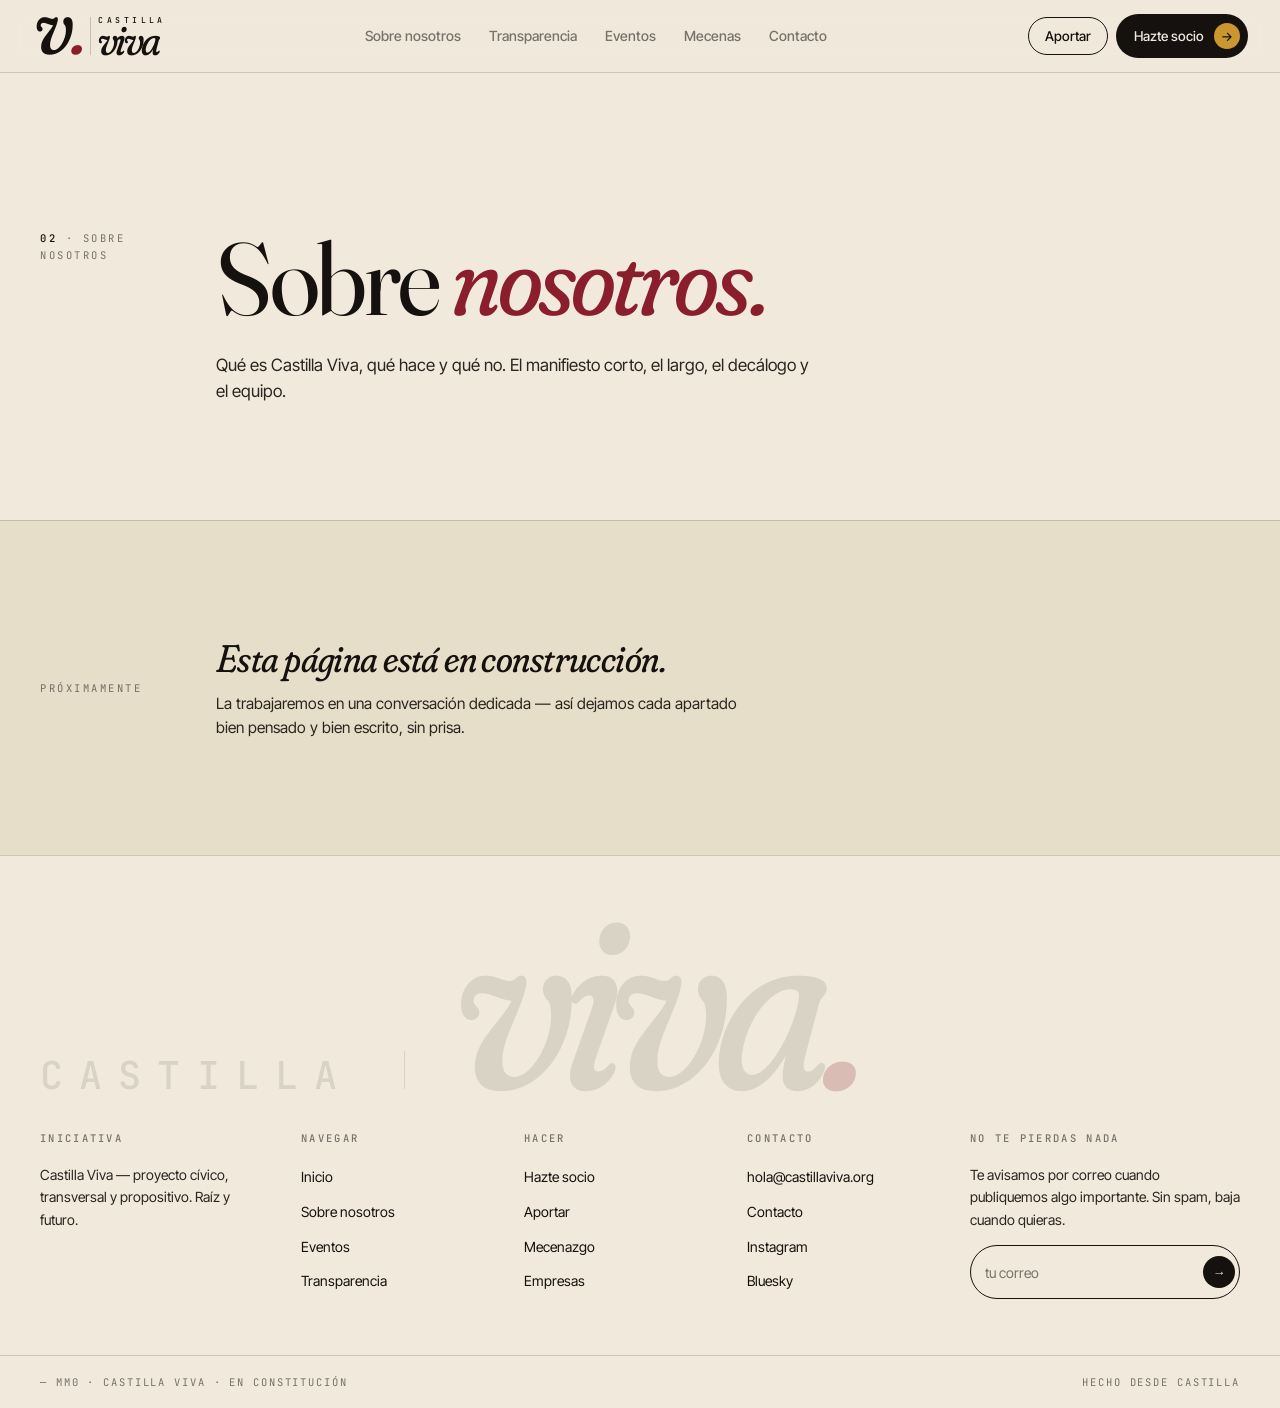
<file: sobre-nosotros.html>
<!doctype html>
<html lang="es">
<head>
  <meta charset="utf-8">
  <title>Sobre nosotros — Castilla Viva</title>
  <meta name="viewport" content="width=device-width, initial-scale=1">
  <meta name="description" content="Qué es Castilla Viva, qué hace y qué no. El manifiesto, el decálogo y el equipo detrás del proyecto.">
  <link rel="canonical" href="https://castillaviva.org/sobre-nosotros">
  <link rel="icon" type="image/svg+xml" href="assets/favicon.svg">
  <!-- Open Graph -->
  <meta property="og:type" content="website">
  <meta property="og:site_name" content="Castilla Viva">
  <meta property="og:title" content="Sobre nosotros — Castilla Viva">
  <meta property="og:description" content="Qué es Castilla Viva, qué hace y qué no. El manifiesto, el decálogo y el equipo detrás del proyecto.">
  <meta property="og:url" content="https://castillaviva.org/sobre-nosotros">
  <meta property="og:image" content="https://castillaviva.org/assets/og-image.svg">
  <meta property="og:image:width" content="1200">
  <meta property="og:image:height" content="630">
  <meta property="og:locale" content="es_ES">
  <!-- Twitter Card -->
  <meta name="twitter:card" content="summary_large_image">
  <meta name="twitter:title" content="Sobre nosotros — Castilla Viva">
  <meta name="twitter:description" content="Qué es Castilla Viva, qué hace y qué no. El manifiesto, el decálogo y el equipo detrás del proyecto.">
  <meta name="twitter:image" content="https://castillaviva.org/assets/og-image.svg">
  <link rel="stylesheet" href="colors_and_type.css">
  <link rel="stylesheet" href="_shared/site.css">
  <script src="_shared/header.js" defer></script>
  <script src="_shared/footer.js" defer></script>
  <style>
    main { padding-top: 0; }
    .page-hero {
      padding: clamp(160px, 18vw, 240px) 40px clamp(72px, 9vw, 120px);
      background: var(--cv-paper);
      border-top: 0;
    }
    @media (max-width: 720px) { .page-hero { padding: 140px 24px 64px; } }
    .page-hero-inner {
      max-width: 1200px;
      margin: 0 auto;
      display: grid;
      grid-template-columns: 120px 1fr;
      gap: 56px;
    }
    @media (max-width: 880px) { .page-hero-inner { grid-template-columns: 1fr; gap: 24px; } }
    .page-hero .num {
      font-family: var(--cv-mono);
      font-size: 10.5px;
      letter-spacing: .24em;
      text-transform: uppercase;
      color: var(--cv-mute);
    }
    .page-hero .num strong { color: var(--cv-ink); font-weight: 500; }
    .page-hero h1 {
      font-family: var(--cv-serif);
      font-weight: 400;
      font-size: clamp(56px, 8vw, 120px);
      line-height: .95;
      letter-spacing: -0.03em;
      margin: 0 0 24px;
      text-wrap: balance;
      max-width: 1080px;
    }
    .page-hero h1 em {
      font-style: italic;
      font-variation-settings: "SOFT" 100, "opsz" 144;
      color: var(--cv-carmesi);
    }
    .page-hero .deck {
      font-family: var(--cv-sans);
      font-size: clamp(17px, 1.3vw, 21px);
      line-height: 1.55;
      color: var(--cv-ink-2);
      max-width: 660px;
      margin: 0;
      text-wrap: pretty;
    }
    .placeholder {
      padding: clamp(72px, 9vw, 120px) 40px;
      border-top: 1px solid var(--cv-rule);
      background: var(--cv-paper-2);
    }
    .placeholder-inner {
      max-width: 1200px;
      margin: 0 auto;
      display: grid;
      grid-template-columns: 120px 1fr;
      gap: 56px;
      align-items: center;
    }
    @media (max-width: 880px) { .placeholder-inner { grid-template-columns: 1fr; gap: 32px; } }
    .placeholder .label {
      font-family: var(--cv-mono);
      font-size: 10.5px;
      letter-spacing: .24em;
      text-transform: uppercase;
      color: var(--cv-mute);
    }
    .placeholder .msg {
      font-family: var(--cv-serif);
      font-style: italic;
      font-variation-settings: "SOFT" 100, "opsz" 144;
      font-size: clamp(28px, 3vw, 40px);
      line-height: 1.15;
      letter-spacing: -0.015em;
      color: var(--cv-ink);
      margin: 0 0 12px;
      max-width: 740px;
      text-wrap: balance;
    }
    .placeholder .note {
      font-family: var(--cv-sans);
      font-size: 15.5px;
      line-height: 1.55;
      color: var(--cv-ink-2);
      margin: 0;
      max-width: 540px;
    }
  </style>
</head>
<body>

<cv-header></cv-header>

<main>

  <section class="page-hero">
    <div class="page-hero-inner">
      <span class="num"><strong>02</strong> · sobre nosotros</span>
      <div>
        <h1>Sobre <em>nosotros.</em></h1>
        <p class="deck">Qué es Castilla Viva, qué hace y qué no. El manifiesto corto, el largo, el decálogo y el equipo.</p>
      </div>
    </div>
  </section>

  <section class="placeholder">
    <div class="placeholder-inner">
      <span class="label">próximamente</span>
      <div>
        <p class="msg">Esta página está en construcción.</p>
        <p class="note">La trabajaremos en una conversación dedicada — así dejamos cada apartado bien pensado y bien escrito, sin prisa.</p>
      </div>
    </div>
  </section>

</main>

<cv-footer></cv-footer>

</body>
</html>
</file>
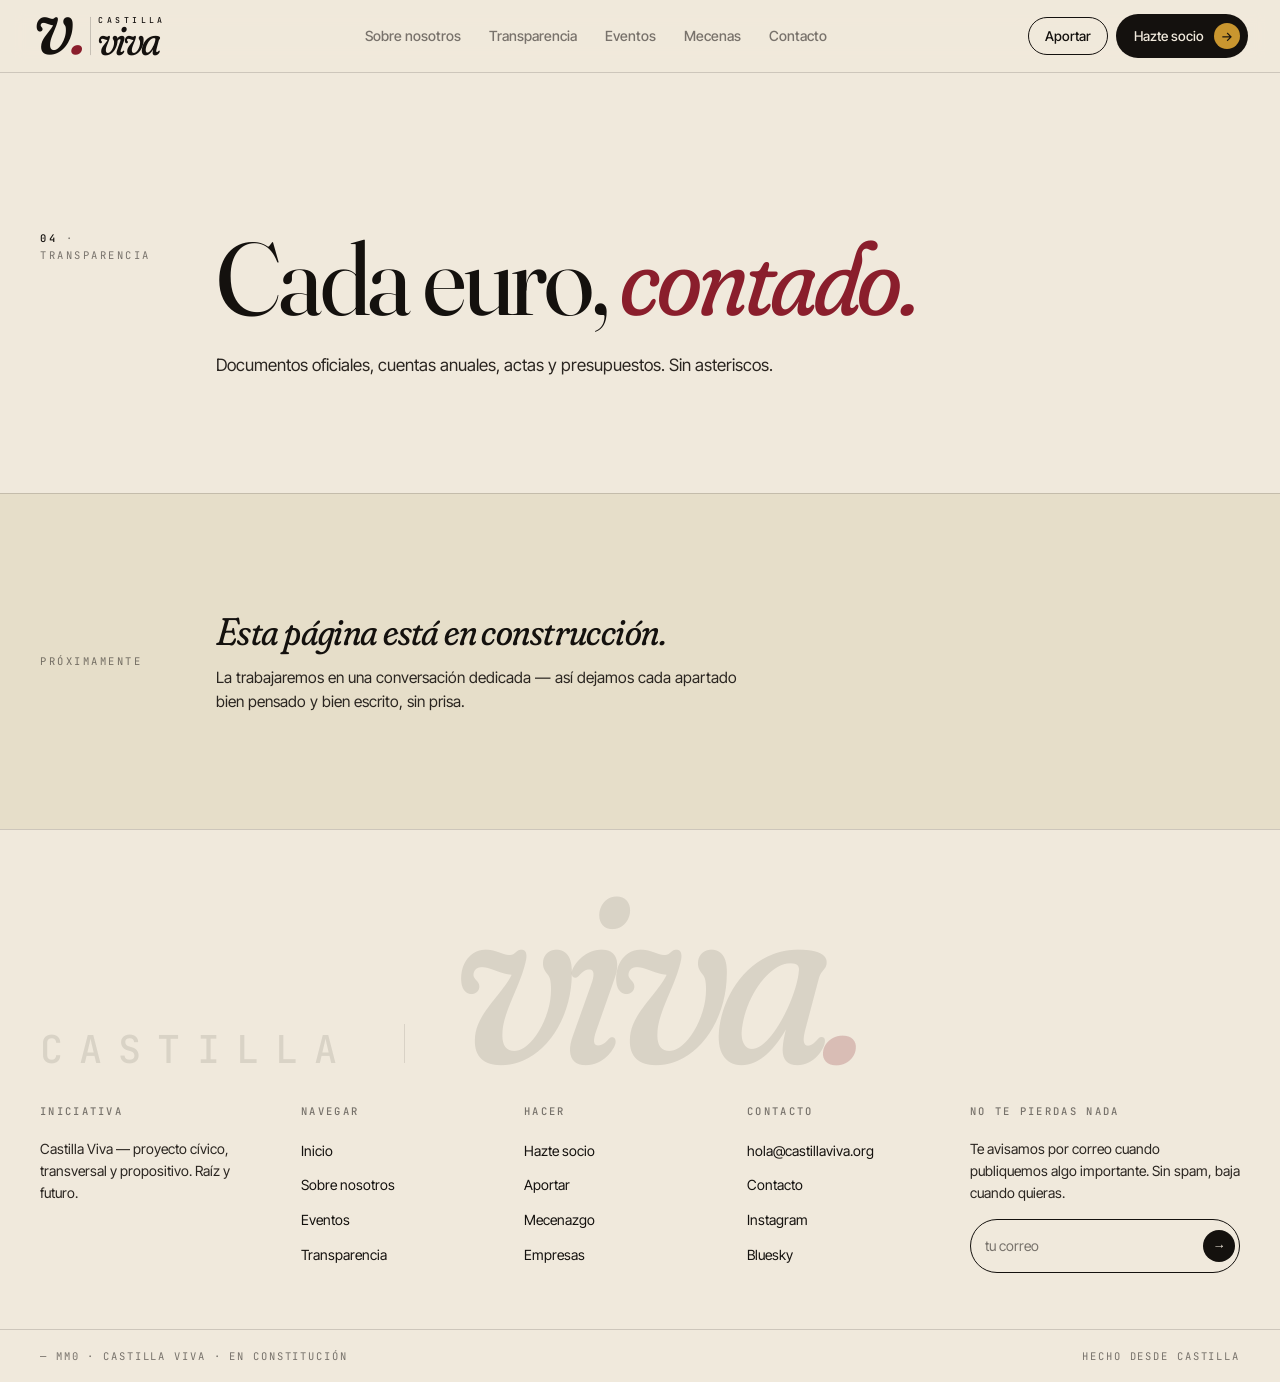
<file: transparencia.html>
<!doctype html>
<html lang="es">
<head>
  <meta charset="utf-8">
  <title>Transparencia — Castilla Viva</title>
  <meta name="viewport" content="width=device-width, initial-scale=1">
  <meta name="description" content="Documentos oficiales, cuentas anuales, actas y presupuestos de Castilla Viva. Cada euro, contado. Sin asteriscos.">
  <link rel="canonical" href="https://castillaviva.org/transparencia">
  <link rel="icon" type="image/svg+xml" href="assets/favicon.svg">
  <!-- Open Graph -->
  <meta property="og:type" content="website">
  <meta property="og:site_name" content="Castilla Viva">
  <meta property="og:title" content="Transparencia — Castilla Viva">
  <meta property="og:description" content="Documentos oficiales, cuentas anuales, actas y presupuestos de Castilla Viva. Cada euro, contado. Sin asteriscos.">
  <meta property="og:url" content="https://castillaviva.org/transparencia">
  <meta property="og:image" content="https://castillaviva.org/assets/og-image.svg">
  <meta property="og:image:width" content="1200">
  <meta property="og:image:height" content="630">
  <meta property="og:locale" content="es_ES">
  <!-- Twitter Card -->
  <meta name="twitter:card" content="summary_large_image">
  <meta name="twitter:title" content="Transparencia — Castilla Viva">
  <meta name="twitter:description" content="Documentos oficiales, cuentas anuales, actas y presupuestos de Castilla Viva. Cada euro, contado. Sin asteriscos.">
  <meta name="twitter:image" content="https://castillaviva.org/assets/og-image.svg">
  <link rel="stylesheet" href="colors_and_type.css">
  <link rel="stylesheet" href="_shared/site.css">
  <script src="_shared/header.js" defer></script>
  <script src="_shared/footer.js" defer></script>
  <style>
    main { padding-top: 0; }
    .page-hero {
      padding: clamp(160px, 18vw, 240px) 40px clamp(72px, 9vw, 120px);
      background: var(--cv-paper);
      border-top: 0;
    }
    @media (max-width: 720px) { .page-hero { padding: 140px 24px 64px; } }
    .page-hero-inner {
      max-width: 1200px;
      margin: 0 auto;
      display: grid;
      grid-template-columns: 120px 1fr;
      gap: 56px;
    }
    @media (max-width: 880px) { .page-hero-inner { grid-template-columns: 1fr; gap: 24px; } }
    .page-hero .num {
      font-family: var(--cv-mono);
      font-size: 10.5px;
      letter-spacing: .24em;
      text-transform: uppercase;
      color: var(--cv-mute);
    }
    .page-hero .num strong { color: var(--cv-ink); font-weight: 500; }
    .page-hero h1 {
      font-family: var(--cv-serif);
      font-weight: 400;
      font-size: clamp(56px, 8vw, 120px);
      line-height: .95;
      letter-spacing: -0.03em;
      margin: 0 0 24px;
      text-wrap: balance;
      max-width: 1080px;
    }
    .page-hero h1 em {
      font-style: italic;
      font-variation-settings: "SOFT" 100, "opsz" 144;
      color: var(--cv-carmesi);
    }
    .page-hero .deck {
      font-family: var(--cv-sans);
      font-size: clamp(17px, 1.3vw, 21px);
      line-height: 1.55;
      color: var(--cv-ink-2);
      max-width: 660px;
      margin: 0;
      text-wrap: pretty;
    }
    .placeholder {
      padding: clamp(72px, 9vw, 120px) 40px;
      border-top: 1px solid var(--cv-rule);
      background: var(--cv-paper-2);
    }
    .placeholder-inner {
      max-width: 1200px;
      margin: 0 auto;
      display: grid;
      grid-template-columns: 120px 1fr;
      gap: 56px;
      align-items: center;
    }
    @media (max-width: 880px) { .placeholder-inner { grid-template-columns: 1fr; gap: 32px; } }
    .placeholder .label {
      font-family: var(--cv-mono);
      font-size: 10.5px;
      letter-spacing: .24em;
      text-transform: uppercase;
      color: var(--cv-mute);
    }
    .placeholder .msg {
      font-family: var(--cv-serif);
      font-style: italic;
      font-variation-settings: "SOFT" 100, "opsz" 144;
      font-size: clamp(28px, 3vw, 40px);
      line-height: 1.15;
      letter-spacing: -0.015em;
      color: var(--cv-ink);
      margin: 0 0 12px;
      max-width: 740px;
      text-wrap: balance;
    }
    .placeholder .note {
      font-family: var(--cv-sans);
      font-size: 15.5px;
      line-height: 1.55;
      color: var(--cv-ink-2);
      margin: 0;
      max-width: 540px;
    }
  </style>
</head>
<body>

<cv-header></cv-header>

<main>

  <section class="page-hero">
    <div class="page-hero-inner">
      <span class="num"><strong>04</strong> · transparencia</span>
      <div>
        <h1>Cada euro, <em>contado.</em></h1>
        <p class="deck">Documentos oficiales, cuentas anuales, actas y presupuestos. Sin asteriscos.</p>
      </div>
    </div>
  </section>

  <section class="placeholder">
    <div class="placeholder-inner">
      <span class="label">próximamente</span>
      <div>
        <p class="msg">Esta página está en construcción.</p>
        <p class="note">La trabajaremos en una conversación dedicada — así dejamos cada apartado bien pensado y bien escrito, sin prisa.</p>
      </div>
    </div>
  </section>

</main>

<cv-footer></cv-footer>

</body>
</html>
</file>
<file: colors_and_type.css>
/* ─────────────────────────────────────────────────────────────
   Castilla Viva — design tokens
   Sourced from uploads/Manual Castilla Viva.html
   ──────────────────────────────────────────────────────────── */

/* Fraunces + JetBrains Mono + Inter Tight — Google Fonts */
@import url('https://fonts.googleapis.com/css2?family=Fraunces:ital,opsz,wght,SOFT@0,9..144,300..900,0..100;1,9..144,300..900,0..100&family=Inter+Tight:ital,wght@0,100..900;1,100..900&family=JetBrains+Mono:wght@400;500;700&display=swap');

:root {
  /* ── Tinta y papel (marca madre) ───────────────────────── */
  --cv-ink:        #14110e;   /* tinta · texto, fondos invertidos */
  --cv-ink-2:      #2a2520;   /* tinta secundaria · cuerpo de texto */
  --cv-paper:      #f0e9dc;   /* papel envejecido · fondo principal */
  --cv-paper-2:    #e6dec9;   /* papel medio · zonas de descanso */
  --cv-paper-3:    #d8cfb6;   /* papel oscuro · acentos sutiles */

  /* ── Reglas, mutes ─────────────────────────────────────── */
  --cv-rule:       rgba(20,17,14,.16);
  --cv-rule-2:     rgba(20,17,14,.08);
  --cv-mute:       rgba(20,17,14,.55);
  --cv-mute-2:     rgba(20,17,14,.32);
  --cv-rule-inv:   rgba(240,233,220,.18);
  --cv-mute-inv:   rgba(240,233,220,.55);

  /* ── Acentos marca madre — RESERVADOS ──────────────────── */
  --cv-carmesi:    #8a1e2c;   /* solo en el punto sobre claro */
  --cv-carmesi-2:  #6b1220;
  --cv-oro:        #c9962f;   /* solo sobre oscuro / invertido */
  --cv-oro-2:      #a07820;
  --cv-oro-light:  #d9a849;

  /* ── Submarcas regionales ──────────────────────────────── */
  --cv-merindades:    #2f5d3a;  /* I · verde monte — norte del Duero */
  --cv-merindades-2:  #1f3f28;
  --cv-comunidades:   #5b3f7a;  /* II · morado comunero — Villalar */
  --cv-comunidades-2: #432d5c;
  --cv-ordenes:       #2e5a7e;  /* III · añil manchego — sur peninsular */
  --cv-ordenes-2:     #1f3f5a;

  /* ── Familias tipográficas ─────────────────────────────── */
  --cv-mono:  'JetBrains Mono', ui-monospace, SFMono-Regular, Menlo, monospace;
  --cv-sans:  'Inter Tight', -apple-system, BlinkMacSystemFont, 'Helvetica Neue', sans-serif;
  --cv-serif: 'Fraunces', 'Iowan Old Style', Georgia, serif;

  /* ── Escalas semánticas (jerarquía editorial) ──────────── */
  /* Display · Fraunces itálica SOFT 100 — solo titulares heroicos */
  --cv-display-size:    clamp(56px, 7vw, 96px);
  --cv-display-lh:      .95;
  --cv-display-tracking: -0.025em;

  /* H1 · Fraunces 400 — entradas de sección */
  --cv-h1-size:         40px;
  --cv-h1-lh:           1.05;
  --cv-h1-tracking:     -0.02em;

  /* H2 · Fraunces 400 */
  --cv-h2-size:         28px;
  --cv-h2-lh:           1.15;
  --cv-h2-tracking:     -0.015em;

  /* H3 · Fraunces 400 */
  --cv-h3-size:         22px;
  --cv-h3-lh:           1.2;
  --cv-h3-tracking:     -0.01em;

  /* Eyebrow · JetBrains Mono uppercase — etiquetas / archivo */
  --cv-eyebrow-size:    11px;
  --cv-eyebrow-tracking: .26em;

  /* Eyebrow micro — pies, datos, números */
  --cv-meta-size:       10px;
  --cv-meta-tracking:   .14em;

  /* Body · Inter Tight — voz cotidiana */
  --cv-body-size:       16px;
  --cv-body-lh:         1.55;

  /* Body S · texto secundario */
  --cv-body-s-size:     13.5px;
  --cv-body-s-lh:       1.6;

  /* Code / numeric */
  --cv-code-size:       12px;

  /* ── Espaciado base (anclaje compositivo) ──────────────── */
  --cv-space-1:  4px;
  --cv-space-2:  8px;
  --cv-space-3:  12px;
  --cv-space-4:  16px;
  --cv-space-5:  24px;
  --cv-space-6:  32px;
  --cv-space-7:  48px;
  --cv-space-8:  64px;
  --cv-space-9:  96px;
  --cv-space-10: 128px;

  /* ── Radios (mínimos — el sistema es plano y editorial) ── */
  --cv-radius-0:    0;       /* tarjetas, contenedores, cuadrículas */
  --cv-radius-xs:   2px;     /* swatches, chips */
  --cv-radius-sm:   4px;     /* tags */
  --cv-radius-md:   12px;    /* avatares cuadrados */
  --cv-radius-pill: 999px;   /* avatares circulares */

  /* ── Bordes ────────────────────────────────────────────── */
  --cv-border-thin:  1px solid var(--cv-rule);
  --cv-border-ink:   1px solid var(--cv-ink);

  /* ── Aire mínimo perimetral del logo (en x-heights) ────── */
  --cv-logo-aire:    1x;     /* distancia mínima a cualquier borde */
}

/* ─────────────────────────────────────────────────────────────
   Defaults y reset suave
   ──────────────────────────────────────────────────────────── */

html, body {
  background: var(--cv-paper);
  color: var(--cv-ink);
  font-family: var(--cv-sans);
  font-weight: 400;
  font-size: var(--cv-body-size);
  line-height: var(--cv-body-lh);
  -webkit-font-smoothing: antialiased;
  text-rendering: optimizeLegibility;
}

/* Trama de papel — opcional, aplicar a contextos editoriales */
.cv-paper-grain::before {
  content: "";
  position: fixed; inset: 0;
  pointer-events: none;
  z-index: 0;
  background-image: radial-gradient(rgba(20,17,14,.05) 1px, transparent 1px);
  background-size: 3px 3px;
  opacity: .5;
  mix-blend-mode: multiply;
}

/* ─────────────────────────────────────────────────────────────
   Estilos semánticos
   ──────────────────────────────────────────────────────────── */

.cv-display {
  font-family: var(--cv-serif);
  font-weight: 400;
  font-style: italic;
  font-variation-settings: "SOFT" 100, "opsz" 144;
  font-size: var(--cv-display-size);
  line-height: var(--cv-display-lh);
  letter-spacing: var(--cv-display-tracking);
  text-wrap: balance;
}

.cv-h1 {
  font-family: var(--cv-serif);
  font-weight: 400;
  font-size: var(--cv-h1-size);
  line-height: var(--cv-h1-lh);
  letter-spacing: var(--cv-h1-tracking);
  text-wrap: balance;
}
.cv-h1 em,
.cv-h2 em,
.cv-h3 em,
.cv-display em {
  font-style: italic;
  font-variation-settings: "SOFT" 100;
  color: var(--cv-carmesi);
}

.cv-h2 {
  font-family: var(--cv-serif);
  font-weight: 400;
  font-size: var(--cv-h2-size);
  line-height: var(--cv-h2-lh);
  letter-spacing: var(--cv-h2-tracking);
  text-wrap: balance;
}

.cv-h3 {
  font-family: var(--cv-serif);
  font-weight: 400;
  font-size: var(--cv-h3-size);
  line-height: var(--cv-h3-lh);
  letter-spacing: var(--cv-h3-tracking);
}

.cv-eyebrow {
  font-family: var(--cv-mono);
  font-weight: 500;
  font-size: var(--cv-eyebrow-size);
  letter-spacing: var(--cv-eyebrow-tracking);
  text-transform: uppercase;
  color: var(--cv-mute);
}

.cv-meta {
  font-family: var(--cv-mono);
  font-weight: 400;
  font-size: var(--cv-meta-size);
  letter-spacing: var(--cv-meta-tracking);
  text-transform: uppercase;
  color: var(--cv-mute);
}

.cv-body {
  font-family: var(--cv-sans);
  font-size: var(--cv-body-size);
  line-height: var(--cv-body-lh);
  color: var(--cv-ink-2);
  text-wrap: pretty;
}

.cv-body-s {
  font-family: var(--cv-sans);
  font-size: var(--cv-body-s-size);
  line-height: var(--cv-body-s-lh);
  color: var(--cv-ink-2);
  text-wrap: pretty;
}

.cv-code {
  font-family: var(--cv-mono);
  font-size: var(--cv-code-size);
  background: var(--cv-paper-2);
  padding: 1px 6px;
  border-radius: var(--cv-radius-xs);
}

/* ─────────────────────────────────────────────────────────────
   El logotipo · marca canónica
   Composición: CASTILLA (mono) · regla · viva. (serif itálica SOFT 100) · punto
   ──────────────────────────────────────────────────────────── */

.cv-mark {
  display: inline-block;
  text-align: left;
  color: var(--cv-ink);
}
.cv-mark .castilla {
  font-family: var(--cv-mono);
  font-weight: 500;
  font-size: 14px;
  letter-spacing: .42em;
  text-transform: uppercase;
  line-height: 1;
  display: block;
  margin-bottom: 12px;
  padding-bottom: 12px;
  border-bottom: 1px solid currentColor;
}
.cv-mark .viva {
  font-family: var(--cv-serif);
  font-weight: 400;
  font-style: italic;
  font-variation-settings: "SOFT" 100, "opsz" 144;
  font-size: 88px;
  line-height: .85;
  letter-spacing: -0.05em;
  text-transform: lowercase;
  display: block;
}
.cv-mark .dot { color: var(--cv-carmesi); }

/* Variant: invertido (oscuro) — viva entera en oro, punto en papel */
.cv-mark--invertido { color: var(--cv-paper); }
.cv-mark--invertido .viva { color: var(--cv-oro); }
.cv-mark--invertido .dot { color: var(--cv-paper); }

/* Variant: submarcas — viva en color regional, punto en tinta */
.cv-mark--merindades  .viva { color: var(--cv-merindades); }
.cv-mark--comunidades .viva { color: var(--cv-comunidades); }
.cv-mark--ordenes     .viva { color: var(--cv-ordenes); }
.cv-mark--merindades  .dot,
.cv-mark--comunidades .dot,
.cv-mark--ordenes     .dot { color: var(--cv-ink); }

/* Sizes */
.cv-mark--xs .castilla { font-size: 7.5px; letter-spacing: .38em; margin-bottom: 5px; padding-bottom: 5px; }
.cv-mark--xs .viva     { font-size: 36px; }
.cv-mark--sm .castilla { font-size: 10px;  margin-bottom: 8px;  padding-bottom: 8px;  }
.cv-mark--sm .viva     { font-size: 56px; }
.cv-mark--md .castilla { font-size: 13px;  margin-bottom: 12px; padding-bottom: 12px; }
.cv-mark--md .viva     { font-size: 88px; }
.cv-mark--lg .castilla { font-size: 18px;  margin-bottom: 18px; padding-bottom: 18px; }
.cv-mark--lg .viva     { font-size: 132px; }
</file>
<file: _shared/site.css>
/* ─────────────────────────────────────────────────────────────
   Castilla Viva — estilos base compartidos en todo el sitio
   ──────────────────────────────────────────────────────────── */

* { box-sizing: border-box; }
html, body {
  margin: 0;
  padding: 0;
  background: var(--cv-paper);
  color: var(--cv-ink);
  font-family: var(--cv-sans);
  font-size: var(--cv-body-size);
  line-height: var(--cv-body-lh);
  -webkit-font-smoothing: antialiased;
  -moz-osx-font-smoothing: grayscale;
}
html { scroll-behavior: smooth; }
a { color: inherit; text-decoration: none; }
button { font: inherit; cursor: pointer; }
img, svg, video { display: block; max-width: 100%; }
::selection { background: var(--cv-ink); color: var(--cv-paper); }
:focus-visible { outline: 2px solid var(--cv-carmesi); outline-offset: 2px; }

@keyframes cvFadeIn {
  from { opacity: 0; transform: translateY(8px); }
  to   { opacity: 1; transform: translateY(0); }
}

@media (prefers-reduced-motion: reduce) {
  *, *::before, *::after {
    animation-duration: 0.001ms !important;
    animation-iteration-count: 1 !important;
    transition-duration: 0.001ms !important;
  }
}
</file>
